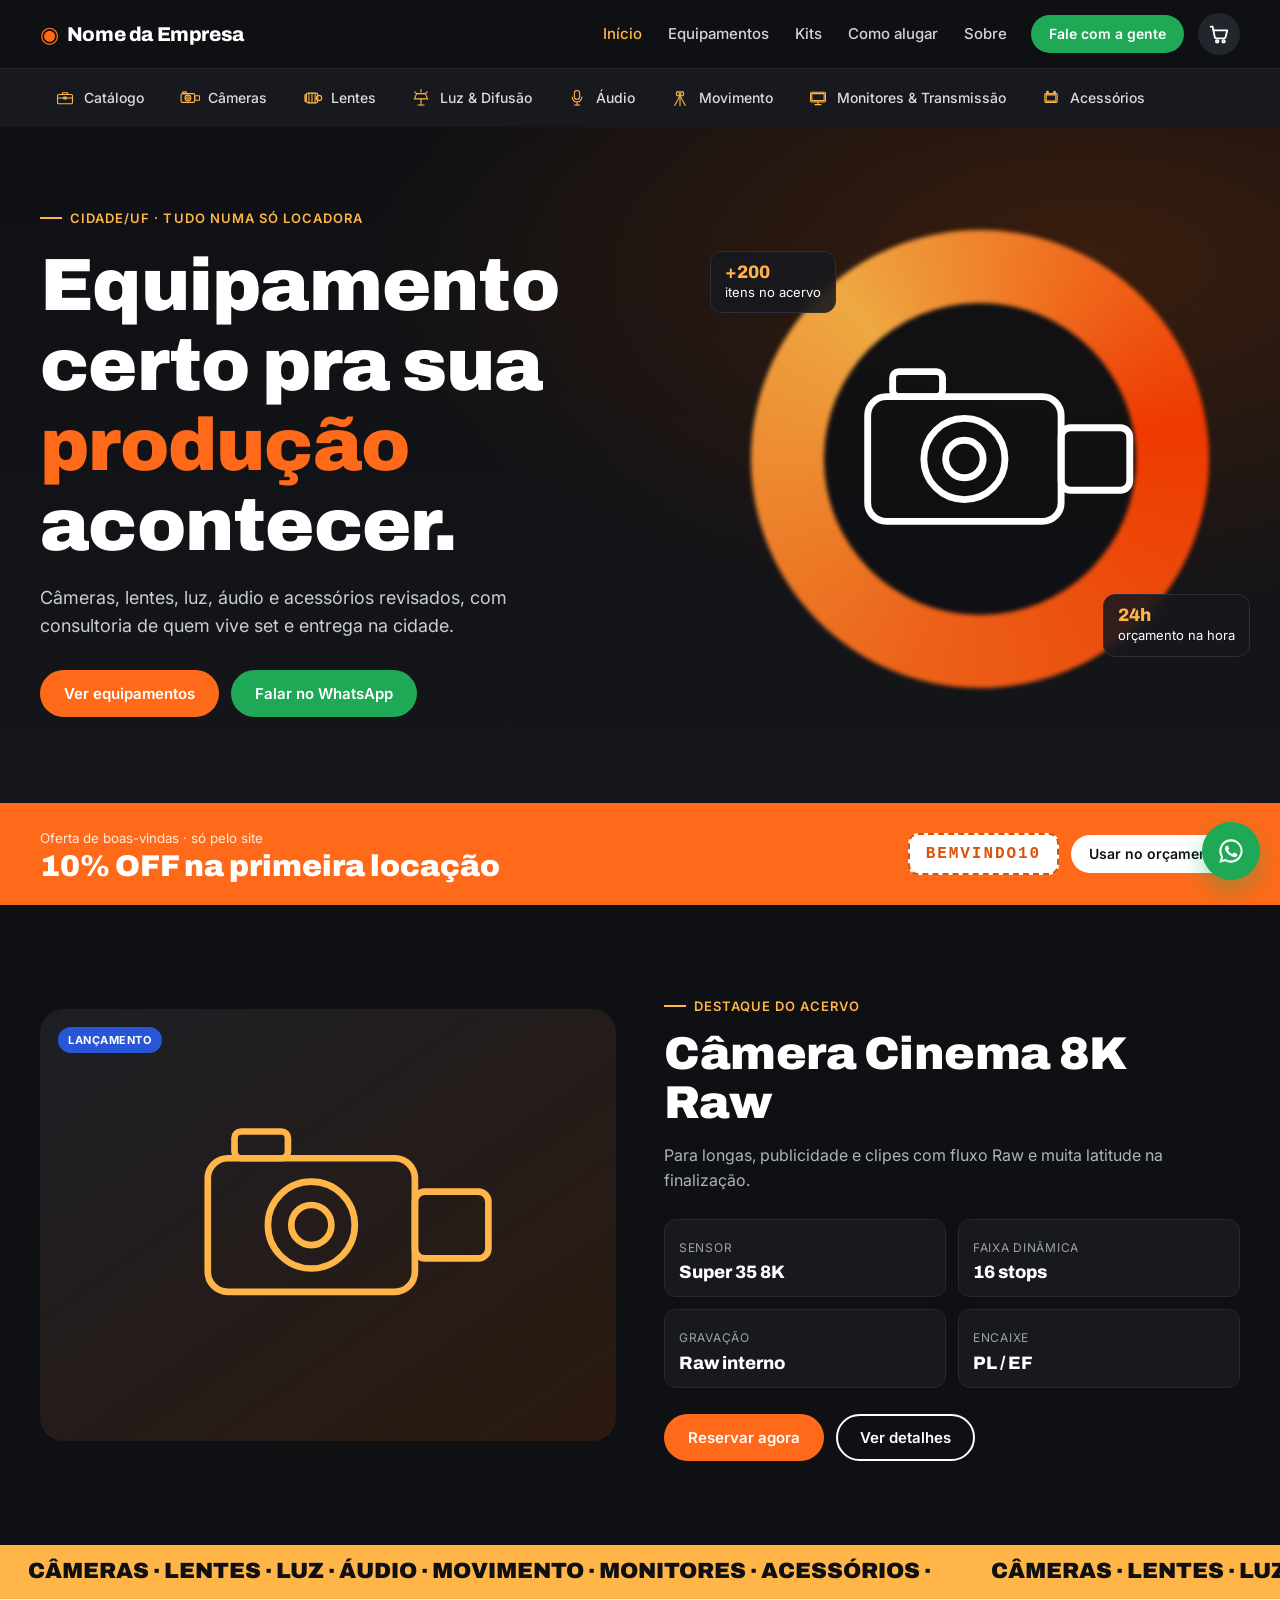
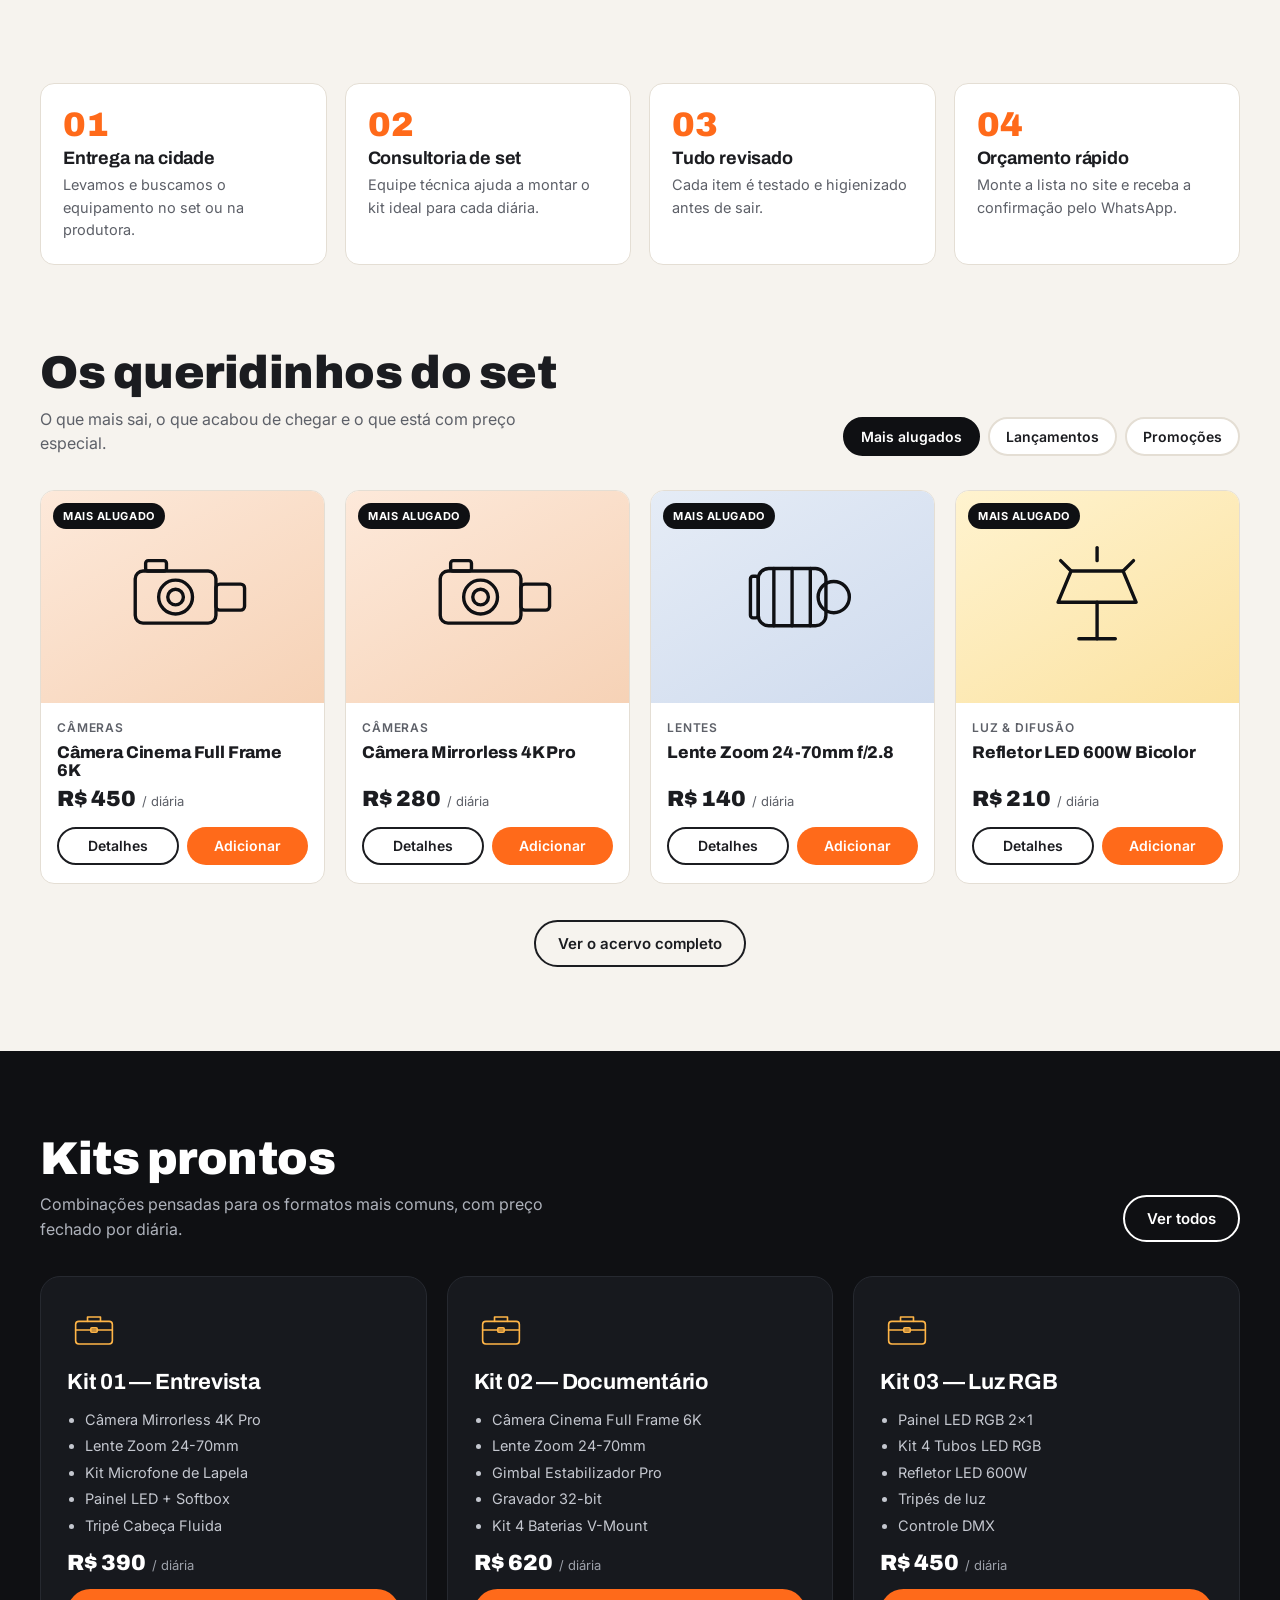
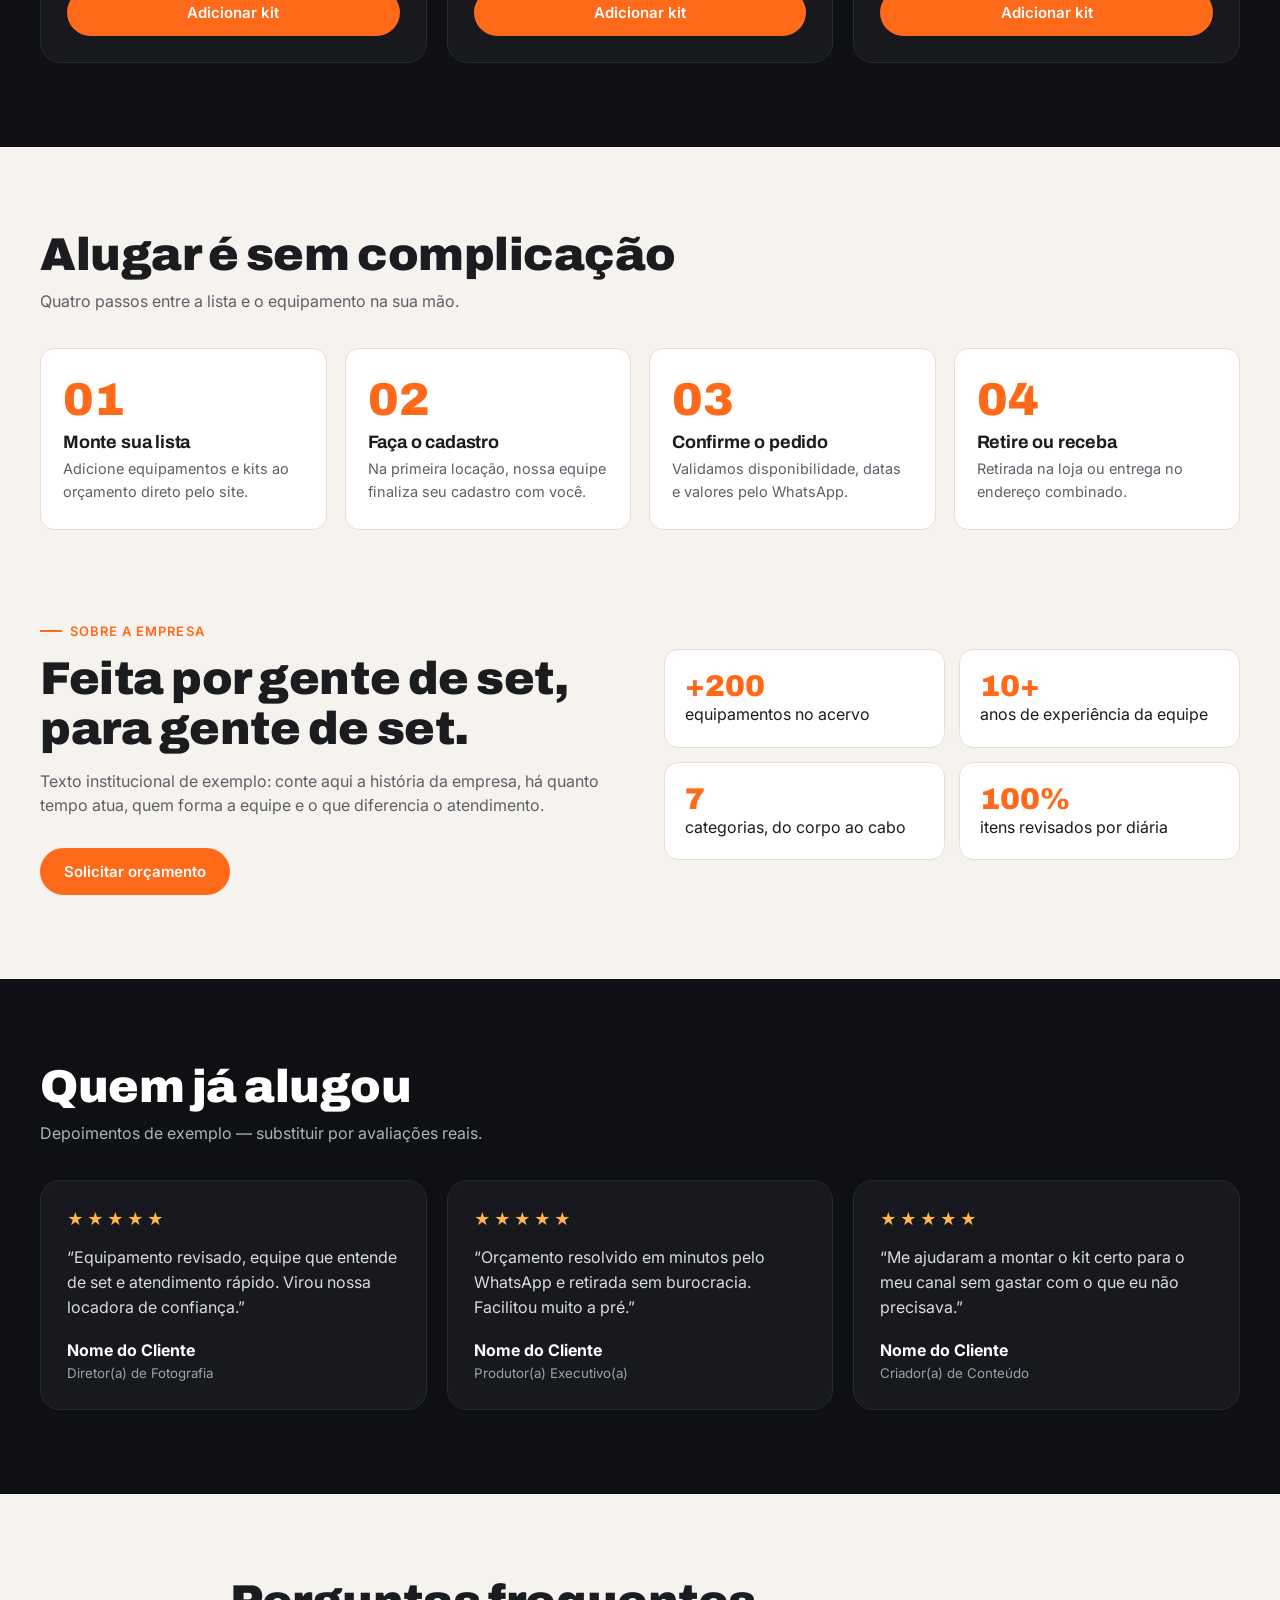
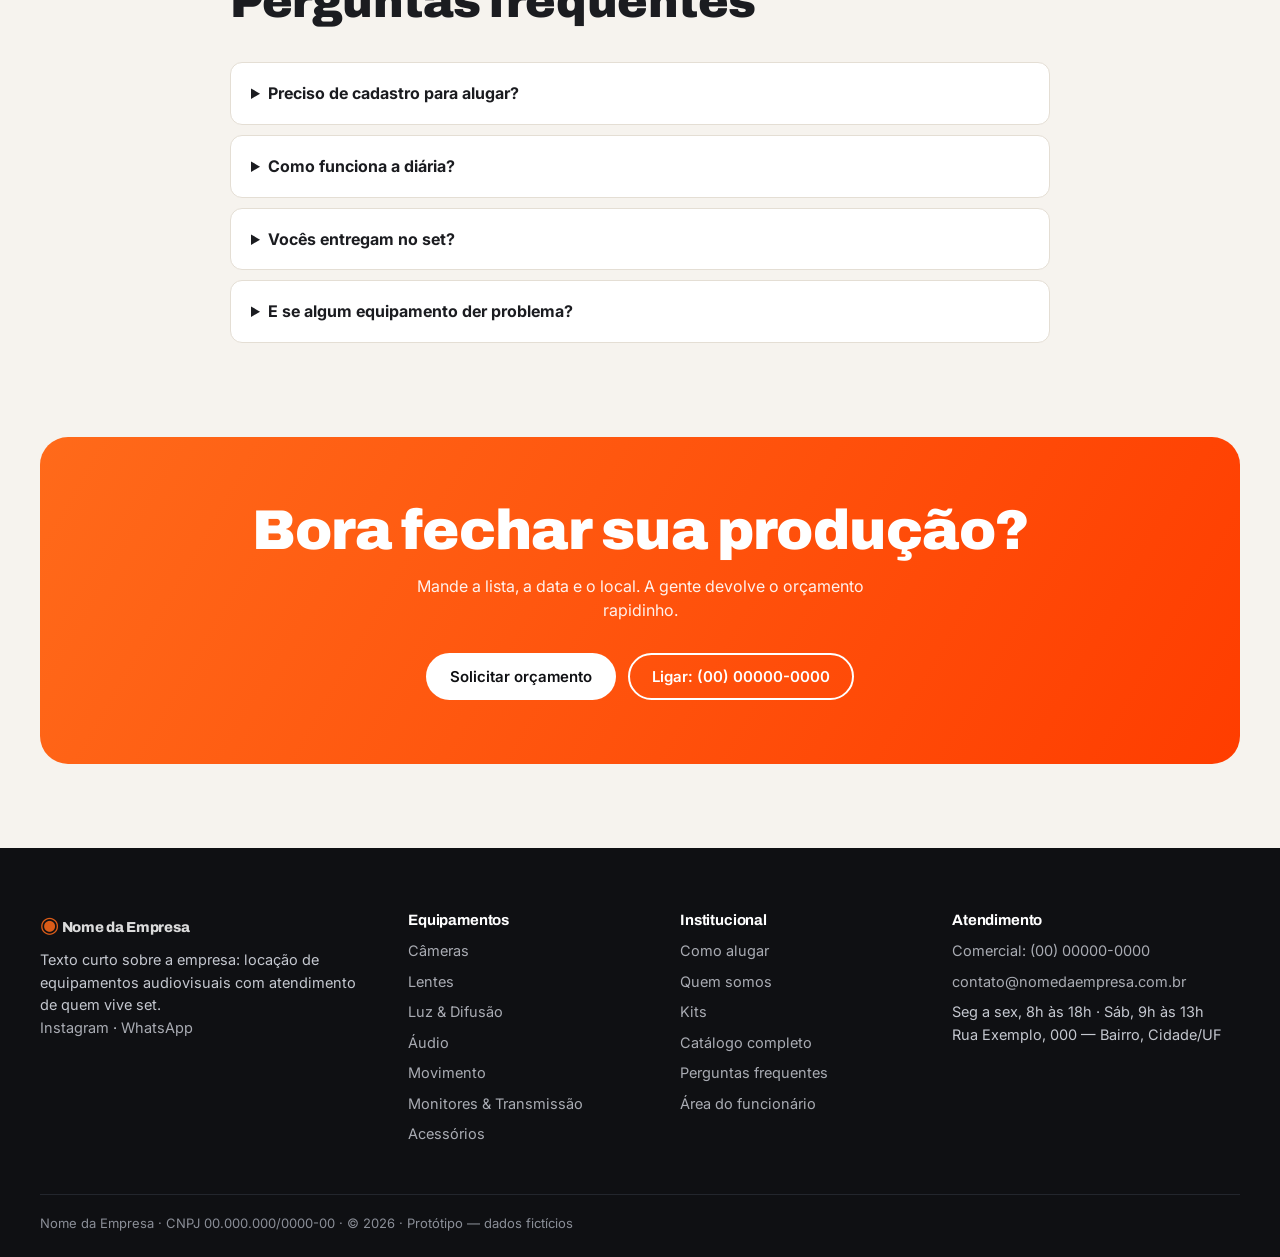
<file: index.html>
<!doctype html>
<html lang="pt-BR">
<head>
<meta charset="utf-8">
<meta name="viewport" content="width=device-width,initial-scale=1">
<title>Nome da Empresa — Locação de Equipamentos</title>
<meta name="description" content="Protótipo de site para locadora de equipamentos audiovisuais: câmeras, lentes, luz, áudio e acessórios.">
<link rel="preconnect" href="https://fonts.googleapis.com"><link rel="preconnect" href="https://fonts.gstatic.com" crossorigin>
<link href="https://fonts.googleapis.com/css2?family=Archivo:wght@700;800;900&family=Inter:wght@400;500;600;700&display=swap" rel="stylesheet">
<link rel="stylesheet" href="assets/css/style.css">
</head>
<body>
<main id="conteudo">

  <section class="hero" style="padding:0">
    <div class="wrap hero-grid">
      <div>
        <span class="olho">Cidade/UF · tudo numa só locadora</span>
        <h1>Equipamento certo pra sua <em>produção</em> acontecer.</h1>
        <p class="lead">Câmeras, lentes, luz, áudio e acessórios revisados, com consultoria de quem vive set e entrega na cidade.</p>
        <div class="hero-ctas">
          <a class="btn btn-primario" href="#vitrine">Ver equipamentos</a>
          <a class="btn btn-wa" data-wa="Olá! Quero um orçamento." target="_blank" rel="noopener">Falar no WhatsApp</a>
        </div>
      </div>
      <div class="hero-arte" aria-hidden="true">
        <div class="disco"></div>
        <div id="hero-ilus"></div>
        <div class="ficha f1"><b>+200</b>itens no acervo</div>
        <div class="ficha f2"><b>24h</b>orçamento na hora</div>
      </div>
    </div>
  </section>

  <div class="cupom">
    <div class="wrap">
      <div><small>Oferta de boas-vindas · só pelo site</small><br><strong>10% OFF na primeira locação</strong></div>
      <div style="display:flex;gap:12px;align-items:center;flex-wrap:wrap">
        <span class="codigo" id="codigo-cupom">BEMVINDO10</span>
        <a class="btn btn-claro btn-p" href="carrinho.html">Usar no orçamento</a>
      </div>
    </div>
  </div>

  <section class="escuro">
    <div class="wrap destaque-grid">
      <div class="destaque-arte" id="destaque-arte"><span class="selo selo-lanc" style="top:18px;left:18px">Lançamento</span></div>
      <div>
        <span class="olho">Destaque do acervo</span>
        <h2 style="font-size:clamp(30px,4vw,46px);font-weight:900;margin:14px 0" id="destaque-nome"></h2>
        <p style="color:#aeb2bb" id="destaque-desc"></p>
        <div class="specs" id="destaque-specs"></div>
        <div class="hero-ctas" style="margin-top:0">
          <button class="btn btn-primario" id="destaque-add">Reservar agora</button>
          <a class="btn btn-linha" style="color:#fff" id="destaque-link">Ver detalhes</a>
        </div>
      </div>
    </div>
  </section>

  <div class="letreiro" aria-hidden="true"><div id="letreiro"></div></div>

  <section>
    <div class="wrap">
      <div class="difs">
        <div class="dif"><div class="num">01</div><h3>Entrega na cidade</h3><p>Levamos e buscamos o equipamento no set ou na produtora.</p></div>
        <div class="dif"><div class="num">02</div><h3>Consultoria de set</h3><p>Equipe técnica ajuda a montar o kit ideal para cada diária.</p></div>
        <div class="dif"><div class="num">03</div><h3>Tudo revisado</h3><p>Cada item é testado e higienizado antes de sair.</p></div>
        <div class="dif"><div class="num">04</div><h3>Orçamento rápido</h3><p>Monte a lista no site e receba a confirmação pelo WhatsApp.</p></div>
      </div>
    </div>
  </section>

  <section id="vitrine" style="padding-top:0">
    <div class="wrap">
      <div class="titulo-sec">
        <div><h2>Os queridinhos do set</h2><p>O que mais sai, o que acabou de chegar e o que está com preço especial.</p></div>
        <div class="abas" role="tablist" aria-label="Vitrine">
          <button class="aba" role="tab" aria-selected="true" data-grupo="mais">Mais alugados</button>
          <button class="aba" role="tab" aria-selected="false" data-grupo="lanc">Lançamentos</button>
          <button class="aba" role="tab" aria-selected="false" data-grupo="promo">Promoções</button>
        </div>
      </div>
      <div class="grade" id="vitrine-grade" role="tabpanel"></div>
      <div class="ver-tudo"><a class="btn btn-linha" href="catalogo.html">Ver o acervo completo</a></div>
    </div>
  </section>

  <section class="escuro" id="kits">
    <div class="wrap">
      <div class="titulo-sec"><div><h2>Kits prontos</h2><p>Combinações pensadas para os formatos mais comuns, com preço fechado por diária.</p></div>
        <a class="btn btn-linha" style="color:#fff" href="catalogo.html">Ver todos</a></div>
      <div class="kits" id="kits-grade"></div>
    </div>
  </section>

  <section id="como-alugar">
    <div class="wrap">
      <div class="titulo-sec"><div><h2>Alugar é sem complicação</h2><p>Quatro passos entre a lista e o equipamento na sua mão.</p></div></div>
      <div class="passos">
        <div class="passo"><h3>Monte sua lista</h3><p>Adicione equipamentos e kits ao orçamento direto pelo site.</p></div>
        <div class="passo"><h3>Faça o cadastro</h3><p>Na primeira locação, nossa equipe finaliza seu cadastro com você.</p></div>
        <div class="passo"><h3>Confirme o pedido</h3><p>Validamos disponibilidade, datas e valores pelo WhatsApp.</p></div>
        <div class="passo"><h3>Retire ou receba</h3><p>Retirada na loja ou entrega no endereço combinado.</p></div>
      </div>
    </div>
  </section>

  <section id="sobre" style="padding-top:0">
    <div class="wrap sobre-grid">
      <div>
        <span class="olho" style="color:var(--acento)">Sobre a empresa</span>
        <h2 style="font-size:clamp(30px,4vw,46px);font-weight:900;margin-top:14px">Feita por gente de set, para gente de set.</h2>
        <p>Texto institucional de exemplo: conte aqui a história da empresa, há quanto tempo atua, quem forma a equipe e o que diferencia o atendimento.</p>
        <div class="hero-ctas"><a class="btn btn-primario" data-wa="Olá! Quero solicitar um orçamento." target="_blank" rel="noopener">Solicitar orçamento</a></div>
      </div>
      <div class="tiles">
        <div class="tile"><b>+200</b>equipamentos no acervo</div>
        <div class="tile"><b>10+</b>anos de experiência da equipe</div>
        <div class="tile"><b>7</b>categorias, do corpo ao cabo</div>
        <div class="tile"><b>100%</b>itens revisados por diária</div>
      </div>
    </div>
  </section>

  <section class="escuro">
    <div class="wrap">
      <div class="titulo-sec"><div><h2>Quem já alugou</h2><p>Depoimentos de exemplo — substituir por avaliações reais.</p></div></div>
      <div class="depos" id="depos"></div>
    </div>
  </section>

  <section id="faq">
    <div class="wrap faq" style="max-width:820px">
      <div class="titulo-sec"><div><h2>Perguntas frequentes</h2></div></div>
      <details><summary>Preciso de cadastro para alugar?</summary><p>Sim. Na primeira locação a equipe solicita documentos e comprovante de endereço para liberar o cadastro.</p></details>
      <details><summary>Como funciona a diária?</summary><p>A diária vale por 24 horas a partir da retirada. Fins de semana podem ter condição especial — consulte.</p></details>
      <details><summary>Vocês entregam no set?</summary><p>Sim, entregamos e buscamos na cidade mediante agendamento. Consulte a taxa para a sua região.</p></details>
      <details><summary>E se algum equipamento der problema?</summary><p>Todos os itens são testados antes de sair. Em caso de falha, fazemos a troca o mais rápido possível.</p></details>
    </div>
  </section>

  <div class="wrap">
    <div class="cta-final">
      <h2>Bora fechar sua produção?</h2>
      <p>Mande a lista, a data e o local. A gente devolve o orçamento rapidinho.</p>
      <div class="hero-ctas" style="justify-content:center">
        <a class="btn btn-claro" data-wa="Olá! Quero fechar uma produção." target="_blank" rel="noopener">Solicitar orçamento</a>
        <a class="btn btn-linha" style="color:#fff" href="tel:+5500000000000">Ligar: (00) 00000-0000</a>
      </div>
    </div>
  </div>

</main>
<script src="assets/js/data.js"></script>
<script src="assets/js/app.js"></script>
<script>
  montarLayout("Início");
  $$("[data-wa]").forEach(a => a.href = waLink(a.dataset.wa));
  $("#codigo-cupom").textContent = EMPRESA.cupom;
  $("#hero-ilus").innerHTML = ilustracao("camera");

  const dest = PRODUTOS.find(p => p.id === "cam-cine-8k");
  $("#destaque-arte").insertAdjacentHTML("beforeend", ilustracao("camera"));
  $("#destaque-nome").textContent = dest.nome;
  $("#destaque-desc").textContent = dest.desc;
  $("#destaque-specs").innerHTML = Object.entries(dest.specs).map(([k, v]) => `<div class="spec"><small>${k}</small><b>${v}</b></div>`).join("");
  $("#destaque-add").onclick = () => Carrinho.adicionar(dest.id);
  $("#destaque-link").href = `produto.html?id=${dest.id}`;

  const frase = "Câmeras · Lentes · Luz · Áudio · Movimento · Monitores · Acessórios · ";
  $("#letreiro").innerHTML = Array(6).fill(`<span>${frase}</span>`).join("");

  function vitrine(grupo) {
    $("#vitrine-grade").innerHTML = PRODUTOS.filter(p => p.grupo.includes(grupo)).slice(0, 4).map(card).join("");
    $$(".aba").forEach(a => a.setAttribute("aria-selected", a.dataset.grupo === grupo));
    ligarBotoes($("#vitrine-grade"));
  }
  $$(".aba").forEach(a => a.onclick = () => vitrine(a.dataset.grupo));
  vitrine("mais");

  $("#kits-grade").innerHTML = KITS.map(k => `<article class="kit">${ilustracao("kit")}<h3>${k.nome}</h3>
    <ul>${k.itens.map(i => `<li>${i}</li>`).join("")}</ul>
    <p class="preco"><strong>${brl(k.preco)}</strong><span>/ diária</span></p>
    <button class="btn btn-primario" data-add="${k.id}" data-tipo="kit">Adicionar kit</button></article>`).join("");
  ligarBotoes($("#kits-grade"));

  $("#depos").innerHTML = DEPOIMENTOS.map(d => `<figure class="depo"><div class="estrelas" aria-label="5 estrelas">★★★★★</div>
    <blockquote>“${d.texto}”</blockquote><figcaption><cite>${d.nome}</cite><small>${d.cargo}</small></figcaption></figure>`).join("");
</script>
</body>
</html>
</file>
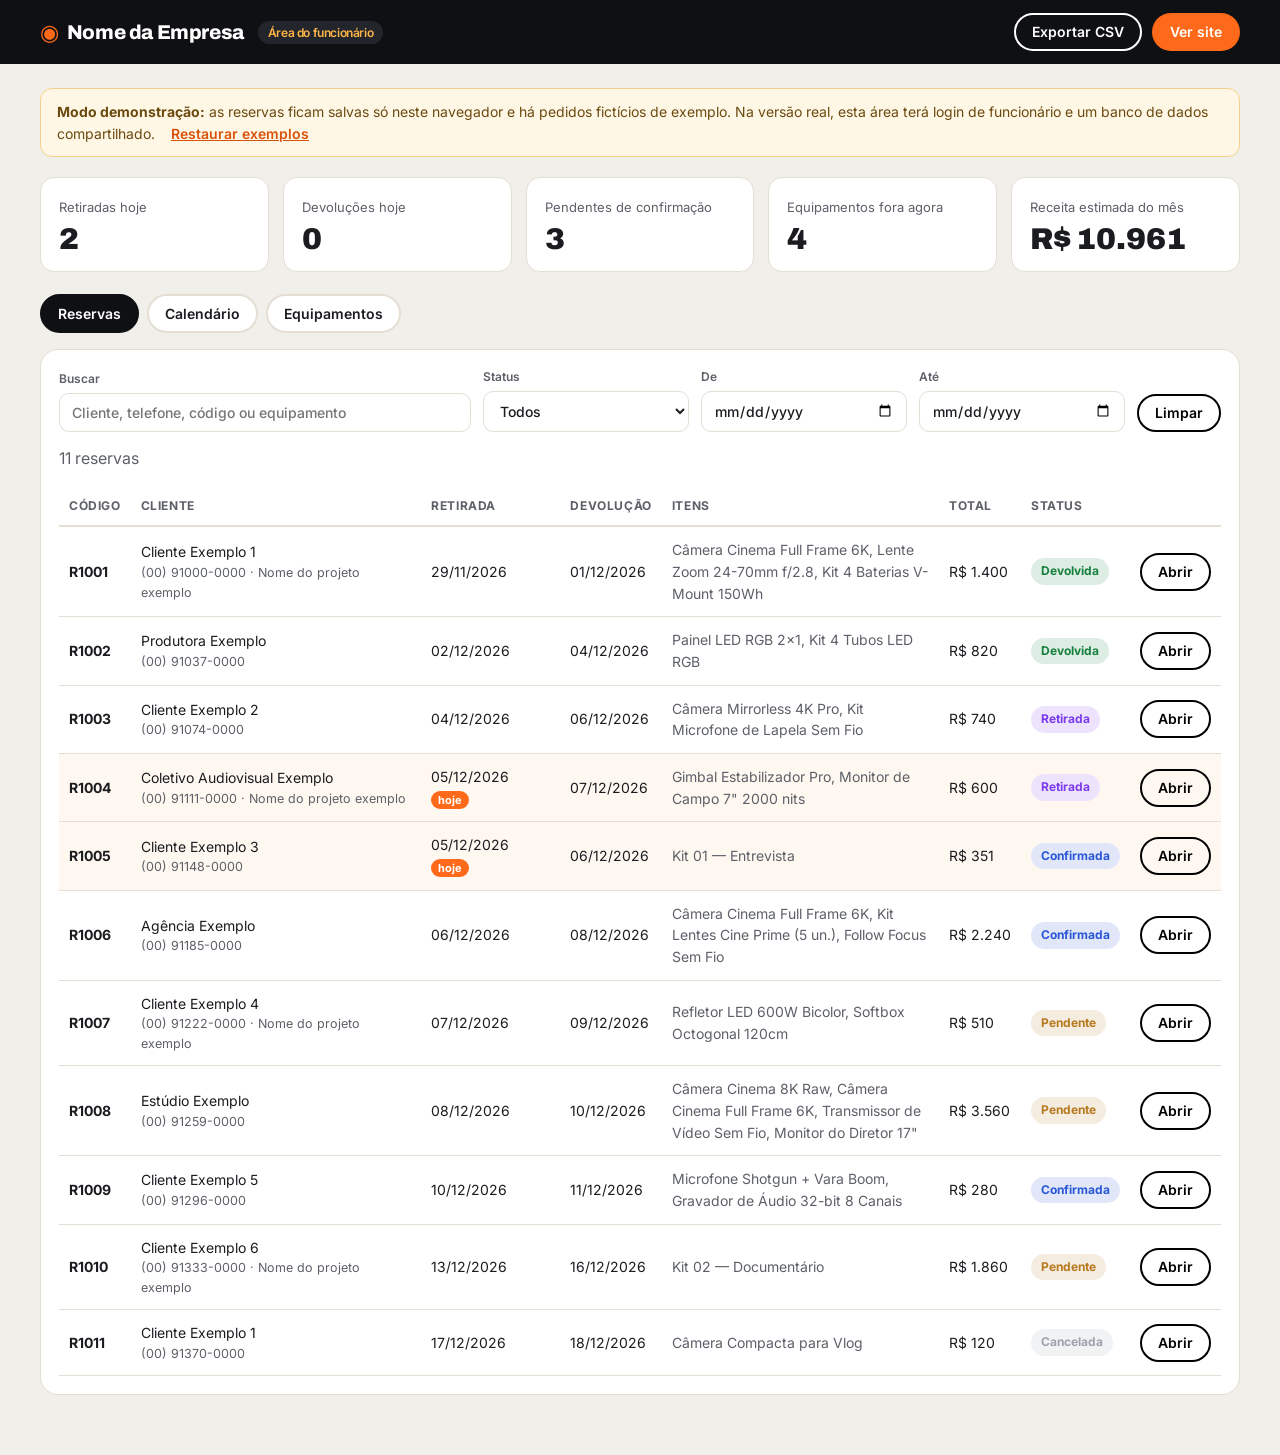
<file: admin.html>
<!doctype html>
<html lang="pt-BR">
<head>
<meta charset="utf-8">
<meta name="viewport" content="width=device-width,initial-scale=1">
<meta name="robots" content="noindex,nofollow">
<title>Área do Funcionário — Nome da Empresa</title>
<link rel="preconnect" href="https://fonts.googleapis.com"><link rel="preconnect" href="https://fonts.gstatic.com" crossorigin>
<link href="https://fonts.googleapis.com/css2?family=Archivo:wght@700;800;900&family=Inter:wght@400;500;600;700&display=swap" rel="stylesheet">
<link rel="stylesheet" href="assets/css/style.css">
</head>
<body class="adm">
<header class="adm-topo">
  <div class="wrap adm-topo-linha">
    <a class="marca" href="admin.html"><span class="marca-sel">◉</span> <span id="nome-emp">Nome da Empresa</span> <small class="adm-tag">Área do funcionário</small></a>
    <div class="adm-acoes">
      <button class="btn btn-linha btn-p" id="exportar">Exportar CSV</button>
      <a class="btn btn-primario btn-p" href="index.html" target="_blank" rel="noopener">Ver site</a>
    </div>
  </div>
</header>

<main id="conteudo" class="wrap adm-main">
  <div class="adm-aviso" role="note">
    <strong>Modo demonstração:</strong> as reservas ficam salvas só neste navegador e há pedidos fictícios de exemplo.
    Na versão real, esta área terá login de funcionário e um banco de dados compartilhado.
    <button class="link-btn" id="restaurar">Restaurar exemplos</button>
  </div>

  <section class="adm-kpis" aria-label="Resumo">
    <div class="kpi"><small>Retiradas hoje</small><b id="k-ret">0</b></div>
    <div class="kpi"><small>Devoluções hoje</small><b id="k-dev">0</b></div>
    <div class="kpi"><small>Pendentes de confirmação</small><b id="k-pen">0</b></div>
    <div class="kpi"><small>Equipamentos fora agora</small><b id="k-fora">0</b></div>
    <div class="kpi"><small>Receita estimada do mês</small><b id="k-rec">R$ 0</b></div>
  </section>

  <div class="abas adm-abas" role="tablist">
    <button class="aba" role="tab" aria-selected="true" data-aba="lista">Reservas</button>
    <button class="aba" role="tab" aria-selected="false" data-aba="cal">Calendário</button>
    <button class="aba" role="tab" aria-selected="false" data-aba="equip">Equipamentos</button>
  </div>

  <!-- LISTA -->
  <section class="adm-painel" id="aba-lista">
    <form class="adm-filtros" onsubmit="return false">
      <div><label for="f-q">Buscar</label><input id="f-q" type="search" placeholder="Cliente, telefone, código ou equipamento"></div>
      <div><label for="f-st">Status</label><select id="f-st"><option value="">Todos</option></select></div>
      <div><label for="f-de">De</label><input id="f-de" type="date"></div>
      <div><label for="f-ate">Até</label><input id="f-ate" type="date"></div>
      <div class="f-limpar"><button class="btn btn-linha btn-p" type="button" id="limpar">Limpar</button></div>
    </form>
    <p class="resultado" id="res-lista" aria-live="polite"></p>
    <div class="tabela-wrap">
      <table class="adm-tabela">
        <thead><tr><th>Código</th><th>Cliente</th><th>Retirada</th><th>Devolução</th><th>Itens</th><th>Total</th><th>Status</th><th></th></tr></thead>
        <tbody id="tb"></tbody>
      </table>
    </div>
  </section>

  <!-- CALENDARIO -->
  <section class="adm-painel" id="aba-cal" hidden>
    <div class="cal-nav">
      <button class="btn btn-linha btn-p" id="cal-ant" aria-label="Mês anterior">‹</button>
      <h2 id="cal-titulo"></h2>
      <button class="btn btn-linha btn-p" id="cal-prox" aria-label="Próximo mês">›</button>
      <span class="cal-leg"><i class="dot ret"></i> retirada <i class="dot dev"></i> devolução <i class="dot uso"></i> em uso</span>
    </div>
    <div class="cal-grade" id="cal"></div>
  </section>

  <!-- EQUIPAMENTOS -->
  <section class="adm-painel" id="aba-equip" hidden>
    <p class="resultado">Considera 1 unidade de cada equipamento no acervo. Conflito = mesmo item reservado em datas sobrepostas.</p>
    <div class="tabela-wrap">
      <table class="adm-tabela">
        <thead><tr><th>Equipamento</th><th>Categoria</th><th>Situação agora</th><th>Próximas reservas</th><th>Alerta</th></tr></thead>
        <tbody id="tb-eq"></tbody>
      </table>
    </div>
  </section>
</main>

<dialog id="detalhe" class="adm-modal" aria-labelledby="det-titulo"></dialog>

<script src="assets/js/data.js"></script>
<script src="assets/js/app.js"></script>
<script src="assets/js/reservas.js"></script>
<script>
  const HOJE = dataISO(new Date());
  $("#nome-emp").textContent = EMPRESA.nome;
  Reservas.semearDemo();
  $("#f-st").insertAdjacentHTML("beforeend", Object.entries(STATUS).map(([k, v]) => `<option value="${k}">${v.rotulo}</option>`).join(""));
  const selo = st => `<span class="st" style="--c:${STATUS[st].cor}">${STATUS[st].rotulo}</span>`;
  const ativa = r => r.status !== "cancelada";
  const cobre = (r, dia) => r.retirada <= dia && dia <= r.devolucao;
  const resumoItens = r => r.itens.map(i => `${i.qtd > 1 ? i.qtd + "× " : ""}${nomeItem(i)}`).join(", ");

  /* ---------- KPIs ---------- */
  function kpis() {
    const l = Reservas.listar().filter(ativa), mes = HOJE.slice(0, 7);
    $("#k-ret").textContent = l.filter(r => r.retirada === HOJE).length;
    $("#k-dev").textContent = l.filter(r => r.devolucao === HOJE).length;
    $("#k-pen").textContent = l.filter(r => r.status === "pendente").length;
    $("#k-fora").textContent = l.filter(r => r.status === "retirada").reduce((s, r) => s + r.itens.reduce((a, i) => a + i.qtd, 0), 0);
    $("#k-rec").textContent = brl(l.filter(r => r.retirada.slice(0, 7) === mes).reduce((s, r) => s + r.total, 0));
  }

  /* ---------- LISTA ---------- */
  const norm = s => String(s).normalize("NFD").replace(/[̀-ͯ]/g, "").toLowerCase();
  function lista() {
    const q = norm($("#f-q").value.trim()), st = $("#f-st").value, de = $("#f-de").value, ate = $("#f-ate").value;
    let l = Reservas.listar().filter(r => (!st || r.status === st) &&
      (!de || r.devolucao >= de) && (!ate || r.retirada <= ate) &&
      (!q || norm(`${r.codigo} ${r.cliente.nome} ${r.cliente.telefone} ${r.cliente.producao} ${resumoItens(r)}`).includes(q)));
    l.sort((a, b) => a.retirada.localeCompare(b.retirada) || a.codigo.localeCompare(b.codigo));
    $("#res-lista").textContent = `${l.length} reserva${l.length === 1 ? "" : "s"}`;
    $("#tb").innerHTML = l.length ? l.map(r => `<tr class="${r.retirada === HOJE || r.devolucao === HOJE ? "hoje" : ""}">
      <td><b>${esc(r.codigo)}</b></td>
      <td>${esc(r.cliente.nome)}<small>${esc(r.cliente.telefone)}${r.cliente.producao ? " · " + esc(r.cliente.producao) : ""}</small></td>
      <td>${dataBR(r.retirada)}${r.retirada === HOJE ? ' <em class="tag-hoje">hoje</em>' : ""}</td>
      <td>${dataBR(r.devolucao)}${r.devolucao === HOJE ? ' <em class="tag-hoje">hoje</em>' : ""}</td>
      <td class="itens-cel">${esc(resumoItens(r))}</td>
      <td>${brl(r.total)}</td><td>${selo(r.status)}</td>
      <td><button class="btn btn-linha btn-p" data-ver="${r.id}">Abrir</button></td></tr>`).join("")
      : `<tr><td colspan="8" class="vazio">Nenhuma reserva com esses filtros.</td></tr>`;
    $$("[data-ver]").forEach(b => b.onclick = () => abrir(b.dataset.ver));
  }
  ["#f-q", "#f-st", "#f-de", "#f-ate"].forEach(s => $(s).addEventListener("input", lista));
  $("#limpar").onclick = () => { ["#f-q", "#f-st", "#f-de", "#f-ate"].forEach(s => $(s).value = ""); lista(); };

  /* ---------- DETALHE ---------- */
  function abrir(id) {
    const r = Reservas.listar().find(x => x.id === id); if (!r) return;
    const tel = r.cliente.telefone.replace(/\D/g, ""), dias = diasEntre(r.retirada, r.devolucao);
    const d = $("#detalhe");
    d.innerHTML = `<form method="dialog" class="modal-fechar"><button aria-label="Fechar">✕</button></form>
      <span class="card-cat">Pedido ${esc(r.codigo)} · criado em ${new Date(r.criadoEm).toLocaleDateString("pt-BR")}</span>
      <h2 id="det-titulo">${esc(r.cliente.nome)}</h2>
      <p class="det-sub">${esc(r.cliente.telefone)}${r.cliente.producao ? " · " + esc(r.cliente.producao) : ""}</p>
      <div class="det-grid">
        <div><small>Retirada</small><b>${dataBR(r.retirada)}</b></div>
        <div><small>Devolução</small><b>${dataBR(r.devolucao)}</b></div>
        <div><small>Diárias</small><b>${dias}</b></div>
        <div><small>Total estimado</small><b>${brl(r.total)}</b></div>
      </div>
      <h3>Equipamentos</h3>
      <ul class="det-itens">${r.itens.map(i => `<li><span>${i.qtd}× ${esc(nomeItem(i))}</span><span>${brl(((i.tipo === "kit" ? KITS : PRODUTOS).find(x => x.id === i.id)?.preco || 0))}/diária</span></li>`).join("")}</ul>
      ${r.cupom ? `<p class="det-sub">Cupom aplicado: <b>${esc(r.cupom)}</b></p>` : ""}
      ${r.obs ? `<p class="det-obs"><b>Obs.:</b> ${esc(r.obs)}</p>` : ""}
      <label for="det-st">Status</label>
      <select id="det-st">${Object.entries(STATUS).map(([k, v]) => `<option value="${k}" ${k === r.status ? "selected" : ""}>${v.rotulo}</option>`).join("")}</select>
      <label for="det-nota">Anotação interna</label>
      <textarea id="det-nota" rows="2" placeholder="Ex.: caução recebida, entrega às 7h…">${esc(r.nota || "")}</textarea>
      <div class="det-acoes">
        <button class="btn btn-primario" id="det-salvar">Salvar</button>
        ${tel.length >= 10 ? `<a class="btn btn-wa" target="_blank" rel="noopener" href="https://wa.me/55${tel}?text=${encodeURIComponent(`Olá, ${r.cliente.nome}! Sobre o seu pedido ${r.codigo} na ${EMPRESA.nome}:`)}">WhatsApp do cliente</a>` : ""}
        <button class="btn btn-linha" id="det-excluir" style="color:#b03a22">Excluir</button>
      </div>`;
    d.showModal();
    $("#det-salvar").onclick = () => { Reservas.atualizar(r.id, { status: $("#det-st").value, nota: $("#det-nota").value.trim() }); d.close(); tudo(); avisar("Reserva atualizada"); };
    $("#det-excluir").onclick = () => { if (confirm(`Excluir o pedido ${r.codigo}? Isso não pode ser desfeito.`)) { Reservas.remover(r.id); d.close(); tudo(); avisar("Reserva excluída"); } };
  }
  $("#detalhe").addEventListener("click", e => { if (e.target.id === "detalhe") e.target.close(); });

  /* ---------- CALENDARIO ---------- */
  let mesCal = new Date(); mesCal.setDate(1);
  function calendario() {
    const ano = mesCal.getFullYear(), mes = mesCal.getMonth();
    { const t = mesCal.toLocaleDateString("pt-BR", { month: "long", year: "numeric" }); $("#cal-titulo").textContent = t.charAt(0).toUpperCase() + t.slice(1); }
    const ini = new Date(ano, mes, 1), offset = ini.getDay(), nd = new Date(ano, mes + 1, 0).getDate();
    const l = Reservas.listar().filter(ativa);
    let html = ["Dom", "Seg", "Ter", "Qua", "Qui", "Sex", "Sáb"].map(d => `<div class="cal-cab">${d}</div>`).join("");
    for (let i = 0; i < offset; i++) html += `<div class="cal-dia vazio-dia"></div>`;
    for (let dd = 1; dd <= nd; dd++) {
      const dia = dataISO(new Date(ano, mes, dd));
      const doDia = l.filter(r => cobre(r, dia));
      const chips = doDia.slice(0, 4).map(r => {
        const tipo = r.retirada === dia ? "ret" : r.devolucao === dia ? "dev" : "uso";
        return `<button class="chip ${tipo}" data-ver="${r.id}" title="${esc(r.cliente.nome)} — ${esc(resumoItens(r))}">${tipo === "ret" ? "↑" : tipo === "dev" ? "↓" : "•"} ${esc(r.codigo)} ${esc(r.cliente.nome.split(" ")[0])}</button>`;
      }).join("") + (doDia.length > 4 ? `<span class="mais">+${doDia.length - 4}</span>` : "");
      html += `<div class="cal-dia ${dia === HOJE ? "hoje" : ""}"><button class="cal-num" data-dia="${dia}" aria-label="Ver reservas de ${dataBR(dia)}">${dd}</button>${chips}</div>`;
    }
    $("#cal").innerHTML = html;
    $$("#cal [data-ver]").forEach(b => b.onclick = () => abrir(b.dataset.ver));
    $$("#cal [data-dia]").forEach(b => b.onclick = () => { $("#f-de").value = b.dataset.dia; $("#f-ate").value = b.dataset.dia; trocarAba("lista"); lista(); });
  }
  $("#cal-ant").onclick = () => { mesCal.setMonth(mesCal.getMonth() - 1); calendario(); };
  $("#cal-prox").onclick = () => { mesCal.setMonth(mesCal.getMonth() + 1); calendario(); };

  /* ---------- EQUIPAMENTOS ---------- */
  function equipamentos() {
    const l = Reservas.listar().filter(ativa);
    const usos = id => l.filter(r => r.itens.some(i => i.id === id));   // kits ainda nao detalham itens por id
    $("#tb-eq").innerHTML = PRODUTOS.map(p => {
      const u = usos(p.id).sort((a, b) => a.retirada.localeCompare(b.retirada));
      const agora = u.find(r => r.status === "retirada");
      const futuras = u.filter(r => r.devolucao >= HOJE && r.status !== "devolvida");
      const conflito = futuras.some((a, i) => futuras.some((b, j) => j > i && a.retirada <= b.devolucao && b.retirada <= a.devolucao));
      return `<tr class="${conflito ? "conflito" : ""}"><td><b>${esc(p.nome)}</b></td><td>${catNome(p.cat)}</td>
        <td>${agora ? `<span class="st" style="--c:${STATUS.retirada.cor}">Fora · ${esc(agora.codigo)} até ${dataBR(agora.devolucao)}</span>` : '<span class="st" style="--c:#15803d">Disponível</span>'}</td>
        <td>${futuras.length ? futuras.slice(0, 3).map(r => `<button class="chip uso" data-ver="${r.id}">${dataBR(r.retirada).slice(0, 5)}–${dataBR(r.devolucao).slice(0, 5)} · ${esc(r.codigo)}</button>`).join(" ") : "—"}</td>
        <td>${conflito ? "⚠️ Datas sobrepostas" : ""}</td></tr>`;
    }).join("");
    $$("#tb-eq [data-ver]").forEach(b => b.onclick = () => abrir(b.dataset.ver));
  }

  /* ---------- abas / exportar ---------- */
  function trocarAba(a) {
    $$(".adm-abas .aba").forEach(b => b.setAttribute("aria-selected", b.dataset.aba === a));
    ["lista", "cal", "equip"].forEach(x => $("#aba-" + x).hidden = x !== a);
  }
  $$(".adm-abas .aba").forEach(b => b.onclick = () => trocarAba(b.dataset.aba));
  $("#exportar").onclick = () => {
    const linhas = [["Código", "Status", "Cliente", "Telefone", "Produção", "Retirada", "Devolução", "Itens", "Total", "Cupom", "Obs", "Anotação"]];
    Reservas.listar().forEach(r => linhas.push([r.codigo, STATUS[r.status].rotulo, r.cliente.nome, r.cliente.telefone, r.cliente.producao, dataBR(r.retirada), dataBR(r.devolucao), resumoItens(r), r.total.toFixed(2).replace(".", ","), r.cupom, r.obs, r.nota || ""]));
    const csv = "﻿" + linhas.map(l => l.map(c => `"${String(c ?? "").replace(/"/g, '""')}"`).join(";")).join("\r\n");
    const a = document.createElement("a"); a.href = URL.createObjectURL(new Blob([csv], { type: "text/csv;charset=utf-8" }));
    a.download = `reservas_${HOJE}.csv`; a.click(); URL.revokeObjectURL(a.href);
  };
  $("#restaurar").onclick = () => { if (confirm("Substituir as reservas deste navegador pelos exemplos?")) { Reservas.semearDemo(true); tudo(); } };
  function tudo() { kpis(); lista(); calendario(); equipamentos(); }
  tudo();
  if (["#cal", "#equip"].includes(location.hash)) trocarAba(location.hash.slice(1));
</script>
</body>
</html>
</file>
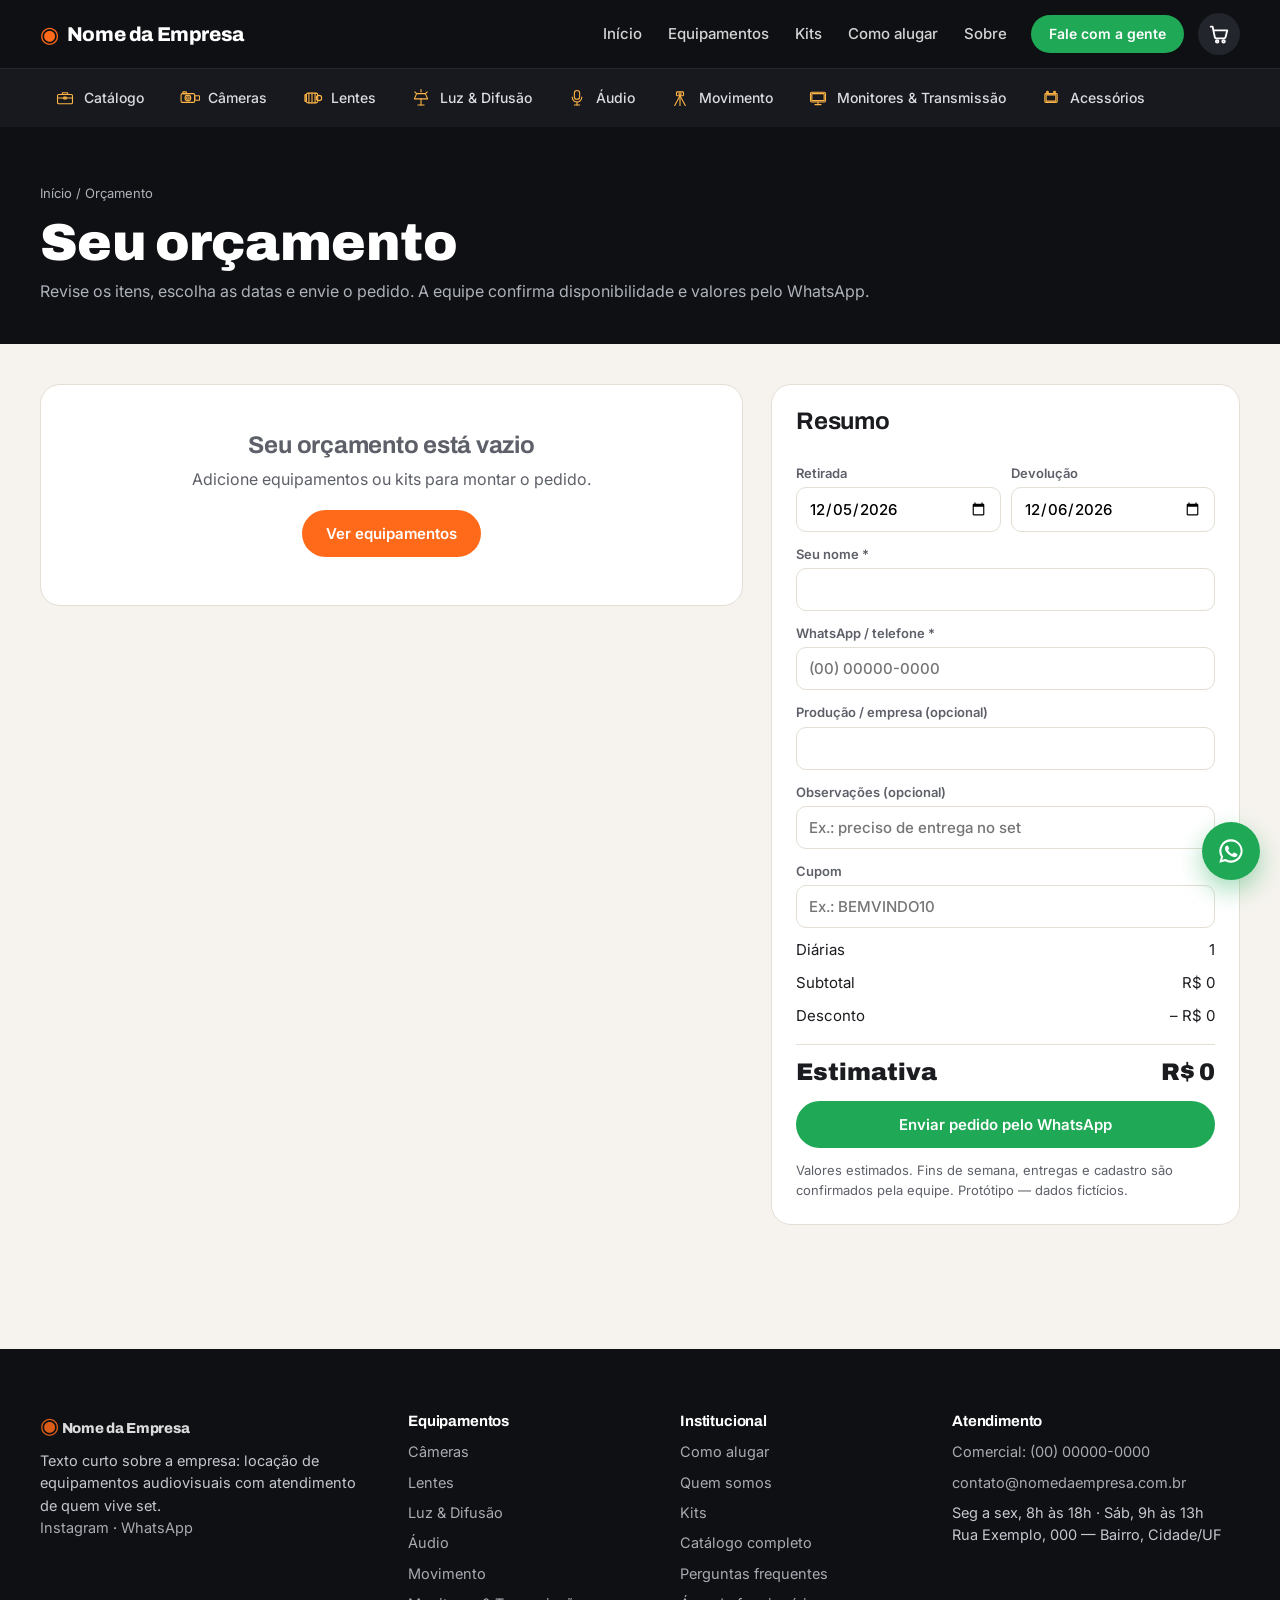
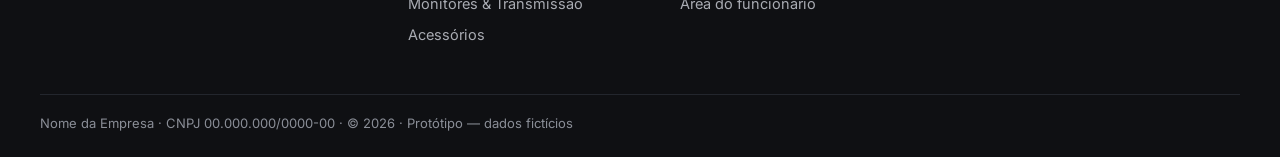
<file: carrinho.html>
<!doctype html>
<html lang="pt-BR">
<head>
<meta charset="utf-8">
<meta name="viewport" content="width=device-width,initial-scale=1">
<title>Orçamento — Nome da Empresa</title>
<link rel="preconnect" href="https://fonts.googleapis.com"><link rel="preconnect" href="https://fonts.gstatic.com" crossorigin>
<link href="https://fonts.googleapis.com/css2?family=Archivo:wght@700;800;900&family=Inter:wght@400;500;600;700&display=swap" rel="stylesheet">
<link rel="stylesheet" href="assets/css/style.css">
</head>
<body>
<main id="conteudo">
  <div class="pagina-topo"><div class="wrap">
    <p class="migalha"><a href="index.html">Início</a> / Orçamento</p>
    <h1>Seu orçamento</h1>
    <p>Revise os itens, escolha as datas e envie o pedido. A equipe confirma disponibilidade e valores pelo WhatsApp.</p>
  </div></div>
  <div class="wrap carr-grid">
    <div id="itens"></div>
    <aside class="resumo" aria-labelledby="resumo-t">
      <h2 id="resumo-t">Resumo</h2>
      <div class="datas">
        <div><label for="retirada">Retirada</label><input type="date" id="retirada"></div>
        <div><label for="devolucao">Devolução</label><input type="date" id="devolucao"></div>
      </div>
      <label for="c-nome">Seu nome *</label><input id="c-nome" autocomplete="name" required>
      <label for="c-tel">WhatsApp / telefone *</label><input id="c-tel" type="tel" autocomplete="tel" placeholder="(00) 00000-0000" required>
      <label for="c-prod">Produção / empresa (opcional)</label><input id="c-prod" autocomplete="organization">
      <label for="c-obs">Observações (opcional)</label><input id="c-obs" placeholder="Ex.: preciso de entrega no set">
      <label for="cupom">Cupom</label><input id="cupom" placeholder="Ex.: BEMVINDO10" autocomplete="off">
      <div class="linha-total"><span>Diárias</span><span id="t-dias">1</span></div>
      <div class="linha-total"><span>Subtotal</span><span id="t-sub">R$ 0</span></div>
      <div class="linha-total" id="linha-desc" hidden><span>Desconto</span><span id="t-desc">– R$ 0</span></div>
      <div class="linha-total grande"><span>Estimativa</span><span id="t-total">R$ 0</span></div>
      <button class="btn btn-wa" id="enviar">Enviar pedido pelo WhatsApp</button>
      <p class="nota">Valores estimados. Fins de semana, entregas e cadastro são confirmados pela equipe. Protótipo — dados fictícios.</p>
    </aside>
  </div>
</main>
<script src="assets/js/data.js"></script>
<script src="assets/js/app.js"></script>
<script src="assets/js/reservas.js"></script>
<script>
  montarLayout("");
  const hoje = new Date(); const iso = d => { const x = new Date(d); x.setMinutes(x.getMinutes() - x.getTimezoneOffset()); return x.toISOString().slice(0, 10); };
  const amanha = new Date(hoje.getTime() + 864e5);
  $("#retirada").value = iso(hoje); $("#devolucao").value = iso(amanha); $("#retirada").min = iso(hoje);
  function dias() {
    const a = new Date($("#retirada").value), b = new Date($("#devolucao").value);
    return Math.max(1, Math.round((b - a) / 864e5) || 1);
  }
  function render() {
    const itens = Carrinho.ler();
    if (!itens.length) {
      $("#itens").innerHTML = `<div class="vazio" style="background:#fff;border:1px solid var(--linha);border-radius:20px">
        <h2 style="margin-bottom:8px">Seu orçamento está vazio</h2><p>Adicione equipamentos ou kits para montar o pedido.</p>
        <p style="margin-top:18px"><a class="btn btn-primario" href="catalogo.html">Ver equipamentos</a></p></div>`;
    } else {
      $("#itens").innerHTML = itens.map(i => {
        const x = itemInfo(i); if (!x) return "";
        const icone = i.tipo === "kit" ? "kit" : iconeProduto(x), cat = i.tipo === "kit" ? "" : `cat-${x.cat}`;
        return `<div class="item"><div class="item-img ${cat || "cat-acessorios"}">${ilustracao(icone)}</div>
          <div><h3>${x.nome}</h3><small>${brl(x.preco)} / diária${i.tipo === "kit" ? " · kit" : ""}</small><br>
            <button class="remover" data-rem="${i.id}">Remover</button></div>
          <div class="qtd" aria-label="Quantidade"><button data-menos="${i.id}" aria-label="Diminuir">−</button><span>${i.qtd}</span><button data-mais="${i.id}" aria-label="Aumentar">+</button></div></div>`;
      }).join("");
    }
    $$("[data-rem]").forEach(b => b.onclick = () => { Carrinho.remover(b.dataset.rem); render(); });
    $$("[data-mais]").forEach(b => b.onclick = () => { const it = Carrinho.ler().find(i => i.id === b.dataset.mais); Carrinho.qtd(it.id, it.qtd + 1); render(); });
    $$("[data-menos]").forEach(b => b.onclick = () => { const it = Carrinho.ler().find(i => i.id === b.dataset.menos); Carrinho.qtd(it.id, it.qtd - 1); render(); });
    totais();
  }
  function totais() {
    const d = dias(), sub = Carrinho.ler().reduce((s, i) => { const x = itemInfo(i); return s + (x ? x.preco * i.qtd * d : 0); }, 0);
    const okCupom = $("#cupom").value.trim().toUpperCase() === EMPRESA.cupom, desc = okCupom ? sub * EMPRESA.desconto : 0;
    $("#t-dias").textContent = d; $("#t-sub").textContent = brl(sub); $("#linha-desc").hidden = !okCupom;
    $("#t-desc").textContent = "– " + brl(desc); $("#t-total").textContent = brl(sub - desc);
    return { d, sub, desc, okCupom };
  }
  ["#retirada", "#devolucao", "#cupom"].forEach(s => $(s).addEventListener("input", totais));
  $("#enviar").onclick = () => {
    const itens = Carrinho.ler(); if (!itens.length) { avisar("Adicione itens ao orçamento"); return; }
    const nome = $("#c-nome").value.trim(), tel = $("#c-tel").value.trim();
    if (!nome || tel.replace(/\D/g, "").length < 10) { avisar("Preencha nome e telefone com DDD"); (!nome ? $("#c-nome") : $("#c-tel")).focus(); return; }
    if ($("#devolucao").value < $("#retirada").value) { avisar("A devolução precisa ser depois da retirada"); $("#devolucao").focus(); return; }
    const t = totais(), fmt = s => s.split("-").reverse().join("/");
    // registra a reserva (protótipo: no navegador; versão real: no banco de dados)
    const r = Reservas.criar({ cliente: { nome, telefone: tel, producao: $("#c-prod").value.trim() }, obs: $("#c-obs").value.trim(),
      retirada: $("#retirada").value, devolucao: $("#devolucao").value, itens, cupom: t.okCupom ? EMPRESA.cupom : "", total: t.sub - t.desc });
    const linhas = itens.map(i => { const x = itemInfo(i); return `• ${i.qtd}x ${x.nome} (${brl(x.preco)}/diária)`; });
    const msg = `Olá! Sou ${nome} e fiz o pedido ${r.codigo} pelo site:\n\n${linhas.join("\n")}\n\nRetirada: ${fmt(r.retirada)}\nDevolução: ${fmt(r.devolucao)} (${t.d} diária${t.d > 1 ? "s" : ""})\n` +
      (t.okCupom ? `Cupom: ${EMPRESA.cupom}\n` : "") + `Estimativa: ${brl(r.total)}` + (r.obs ? `\nObs.: ${r.obs}` : "");
    window.open(waLink(msg), "_blank", "noopener");
    Carrinho.salvar([]);
    $("#itens").innerHTML = `<div class="vazio" style="background:#fff;border:1px solid var(--linha);border-radius:20px">
      <h2 style="margin-bottom:8px">Pedido ${r.codigo} registrado!</h2><p>Abrimos o WhatsApp com o resumo. A equipe vai confirmar disponibilidade e valores.</p>
      <p style="margin-top:18px"><a class="btn btn-primario" href="catalogo.html">Continuar navegando</a></p></div>`;
    totais();
  };
  render();
</script>
</body>
</html>
</file>
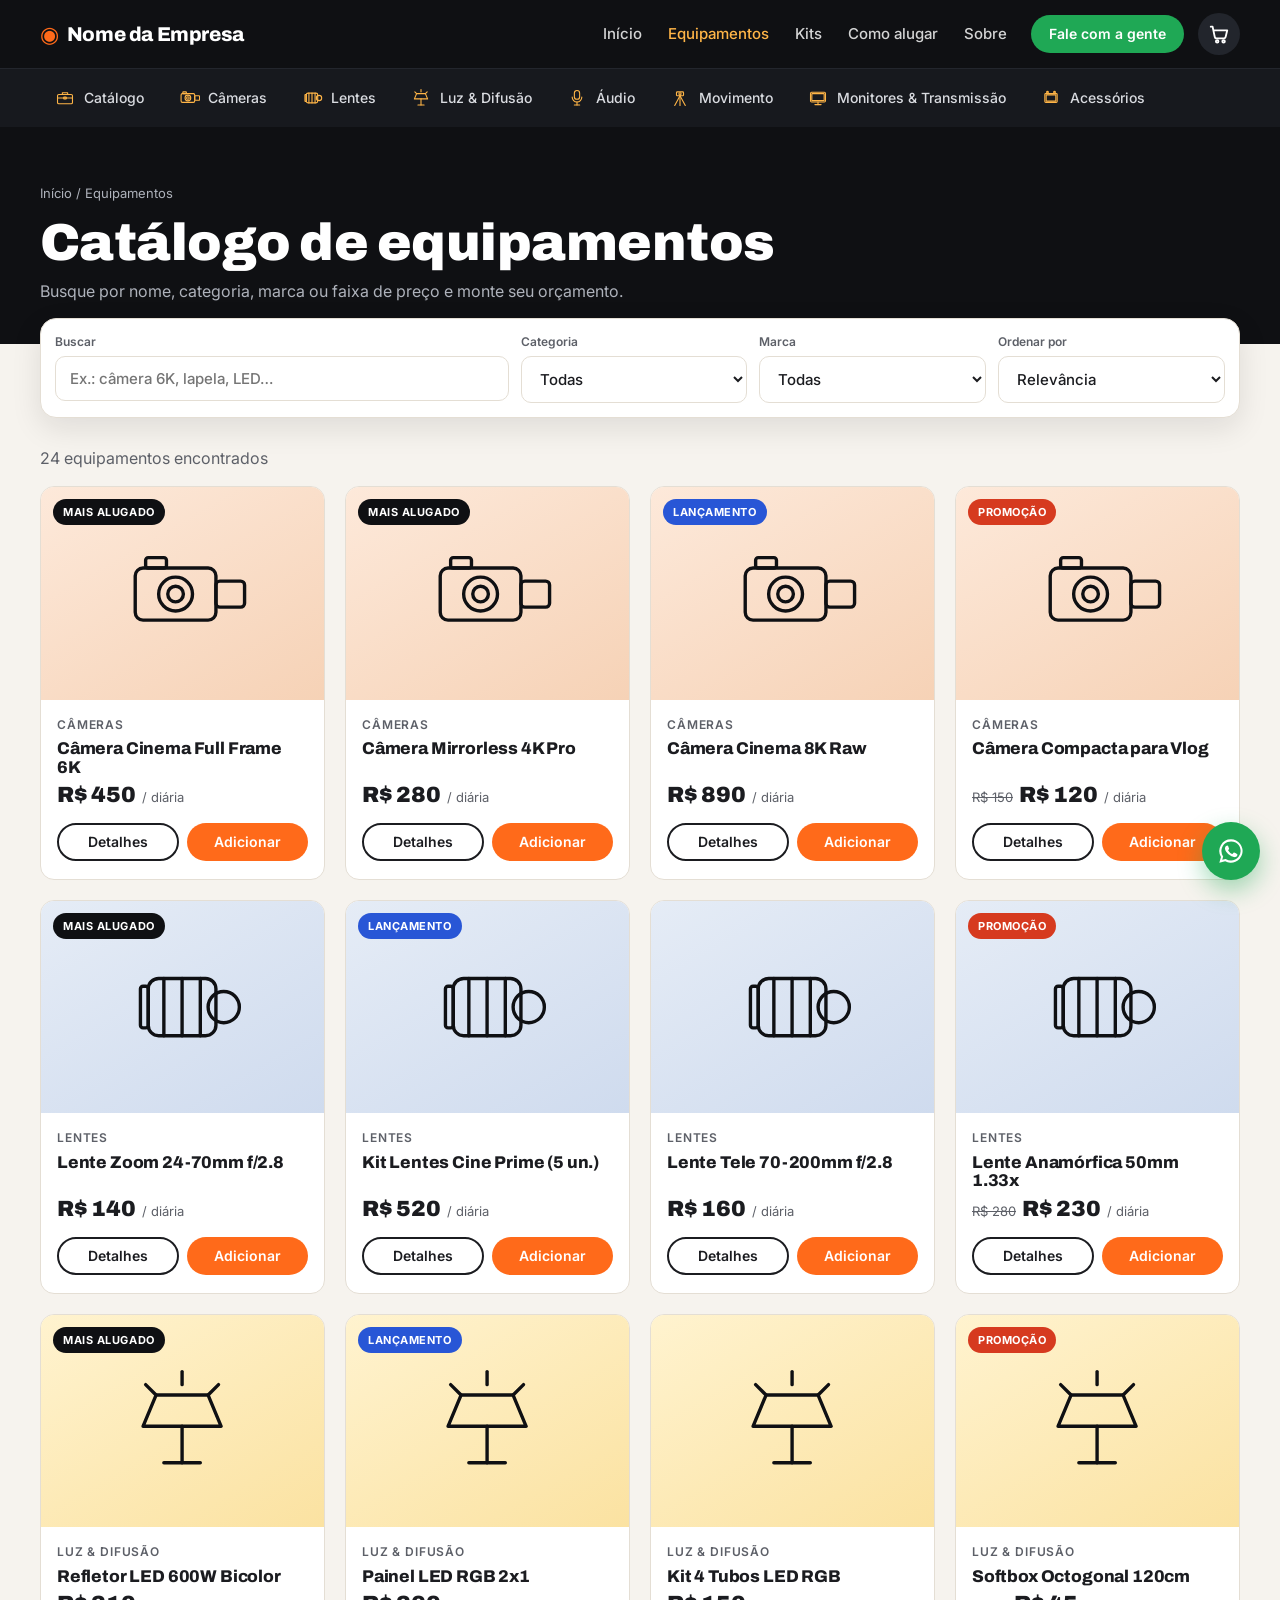
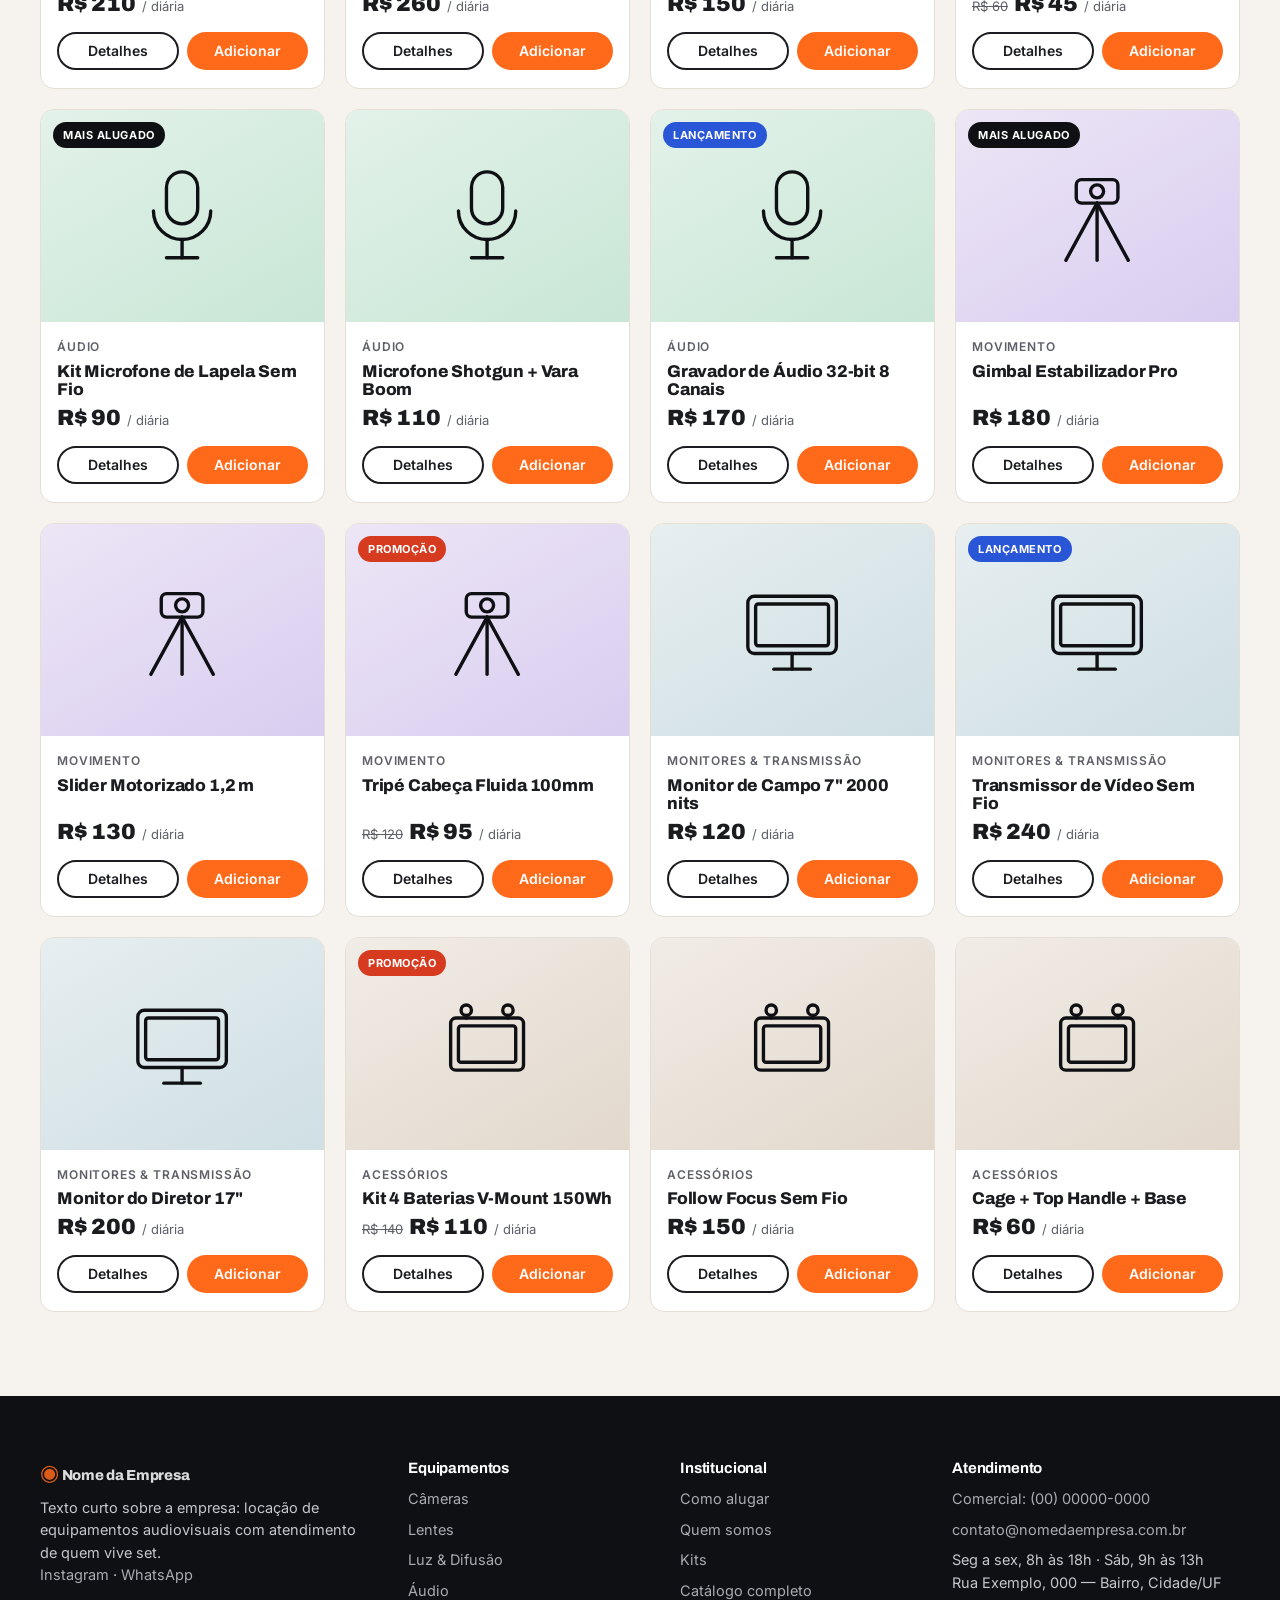
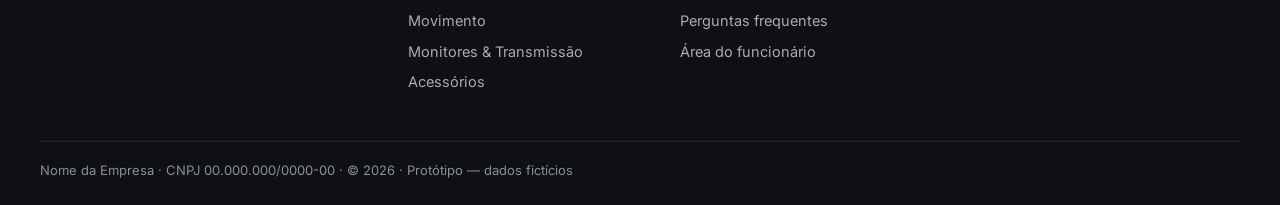
<file: catalogo.html>
<!doctype html>
<html lang="pt-BR">
<head>
<meta charset="utf-8">
<meta name="viewport" content="width=device-width,initial-scale=1">
<title>Equipamentos — Nome da Empresa</title>
<link rel="preconnect" href="https://fonts.googleapis.com"><link rel="preconnect" href="https://fonts.gstatic.com" crossorigin>
<link href="https://fonts.googleapis.com/css2?family=Archivo:wght@700;800;900&family=Inter:wght@400;500;600;700&display=swap" rel="stylesheet">
<link rel="stylesheet" href="assets/css/style.css">
</head>
<body>
<main id="conteudo">
  <div class="pagina-topo"><div class="wrap">
    <p class="migalha"><a href="index.html">Início</a> / <span id="migalha-cat">Equipamentos</span></p>
    <h1 id="titulo">Catálogo de equipamentos</h1>
    <p>Busque por nome, categoria, marca ou faixa de preço e monte seu orçamento.</p>
  </div></div>
  <div class="wrap">
    <form class="filtros" id="filtros" onsubmit="return false">
      <div class="busca"><label for="f-busca">Buscar</label><input id="f-busca" type="search" placeholder="Ex.: câmera 6K, lapela, LED…"></div>
      <div><label for="f-cat">Categoria</label><select id="f-cat"><option value="">Todas</option></select></div>
      <div><label for="f-marca">Marca</label><select id="f-marca"><option value="">Todas</option></select></div>
      <div><label for="f-ordem">Ordenar por</label><select id="f-ordem">
        <option value="rel">Relevância</option><option value="menor">Menor preço</option><option value="maior">Maior preço</option><option value="nome">Nome A–Z</option></select></div>
    </form>
    <p class="resultado" id="resultado" aria-live="polite"></p>
    <div class="grade" id="grade"></div>
  </div>
</main>
<script src="assets/js/data.js"></script>
<script src="assets/js/app.js"></script>
<script>
  montarLayout("Equipamentos");
  const qs = new URLSearchParams(location.search);
  $("#f-cat").insertAdjacentHTML("beforeend", CATEGORIAS.map(c => `<option value="${c.id}">${c.nome}</option>`).join(""));
  $("#f-marca").insertAdjacentHTML("beforeend", [...new Set(PRODUTOS.map(p => p.marca))].sort().map(m => `<option>${m}</option>`).join(""));
  if (qs.get("cat")) $("#f-cat").value = qs.get("cat");
  if (qs.get("q")) $("#f-busca").value = qs.get("q");
  const norm = s => s.normalize("NFD").replace(/[̀-ͯ]/g, "").toLowerCase();
  function filtrar() {
    const q = norm($("#f-busca").value.trim()), cat = $("#f-cat").value, marca = $("#f-marca").value, ordem = $("#f-ordem").value;
    let lista = PRODUTOS.filter(p => (!cat || p.cat === cat) && (!marca || p.marca === marca) &&
      (!q || norm(`${p.nome} ${p.marca} ${catNome(p.cat)} ${Object.values(p.specs).join(" ")}`).includes(q)));
    if (ordem === "menor") lista.sort((a, b) => a.preco - b.preco);
    if (ordem === "maior") lista.sort((a, b) => b.preco - a.preco);
    if (ordem === "nome") lista.sort((a, b) => a.nome.localeCompare(b.nome, "pt-BR"));
    $("#titulo").textContent = cat ? catNome(cat) : "Catálogo de equipamentos";
    $("#migalha-cat").textContent = cat ? catNome(cat) : "Equipamentos";
    document.title = `${cat ? catNome(cat) : "Equipamentos"} — ${EMPRESA.nome}`;
    $("#resultado").textContent = `${lista.length} equipamento${lista.length === 1 ? "" : "s"} encontrado${lista.length === 1 ? "" : "s"}`;
    $("#grade").innerHTML = lista.length ? lista.map(card).join("") : `<p class="vazio" style="grid-column:1/-1">Nada encontrado. Tente outro termo ou fale com a gente no WhatsApp.</p>`;
    ligarBotoes($("#grade"));
  }
  ["#f-busca", "#f-cat", "#f-marca", "#f-ordem"].forEach(s => $(s).addEventListener("input", filtrar));
  filtrar();
</script>
</body>
</html>
</file>
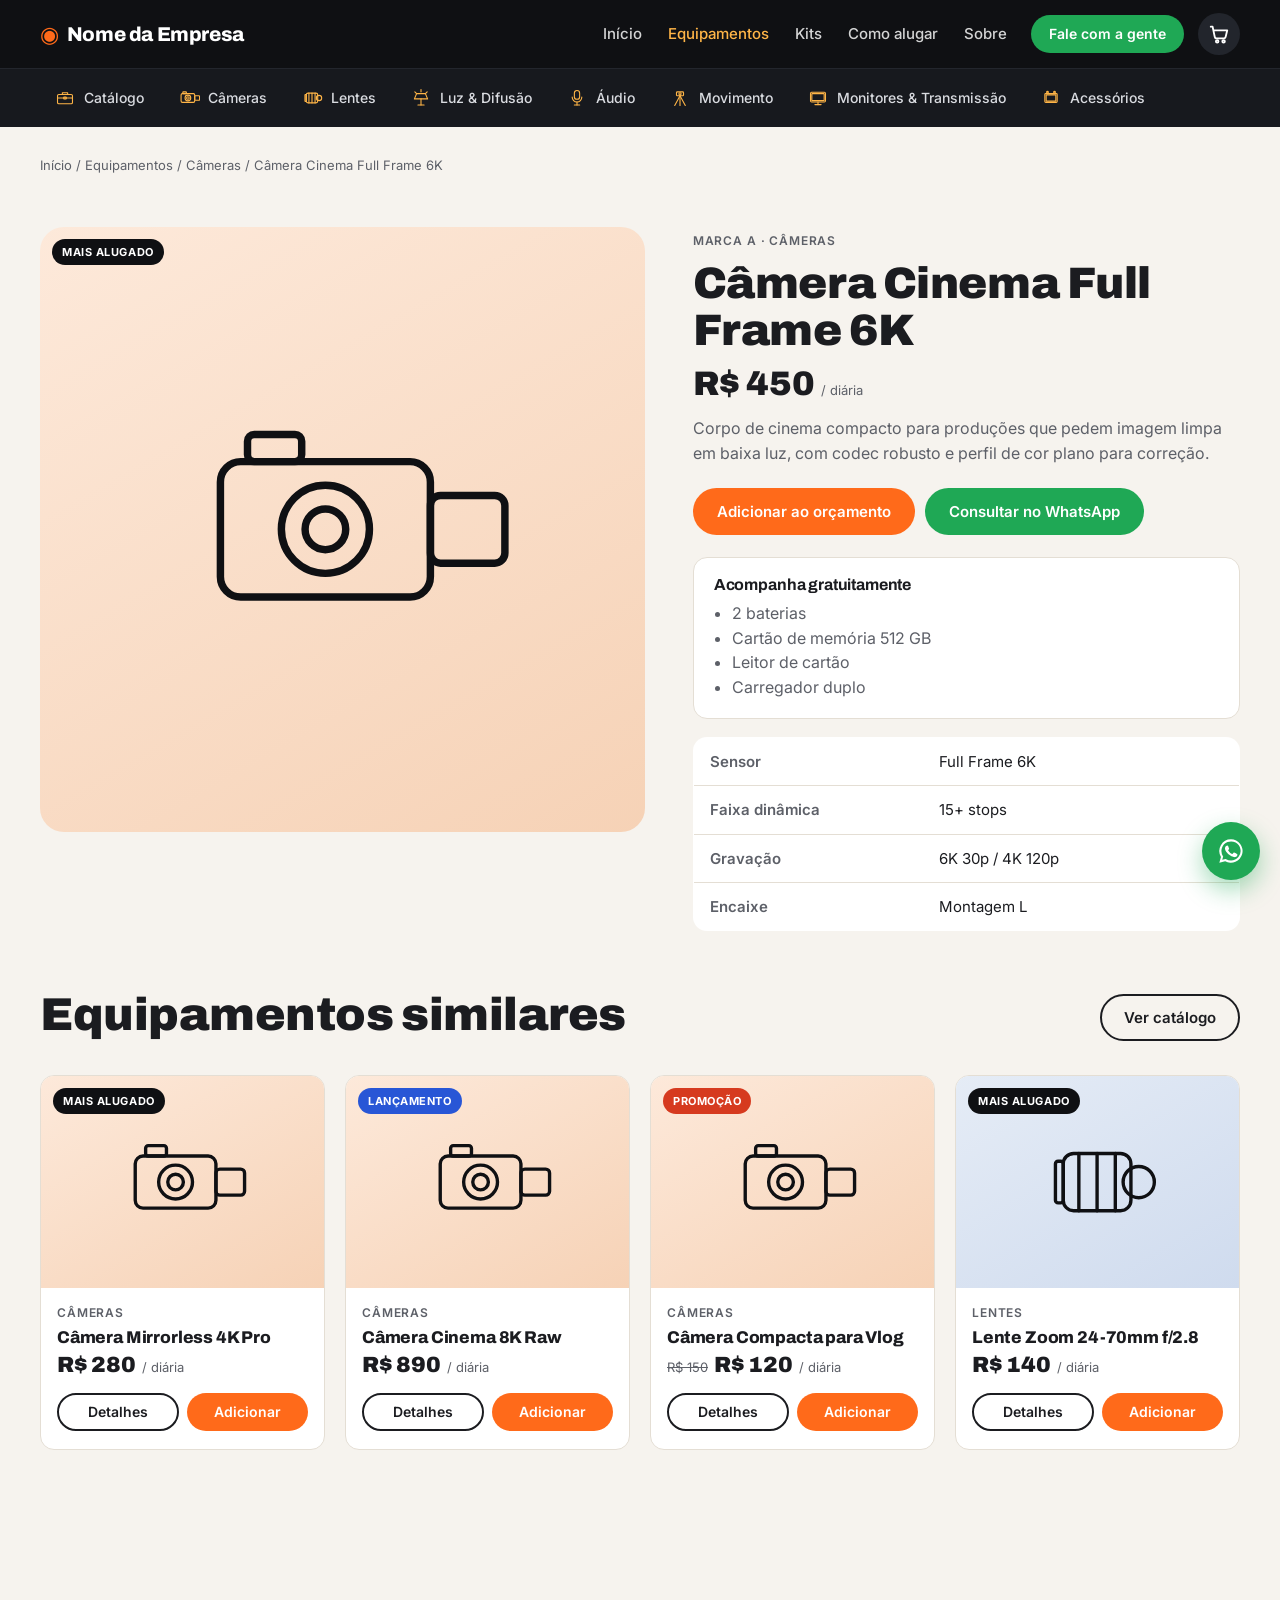
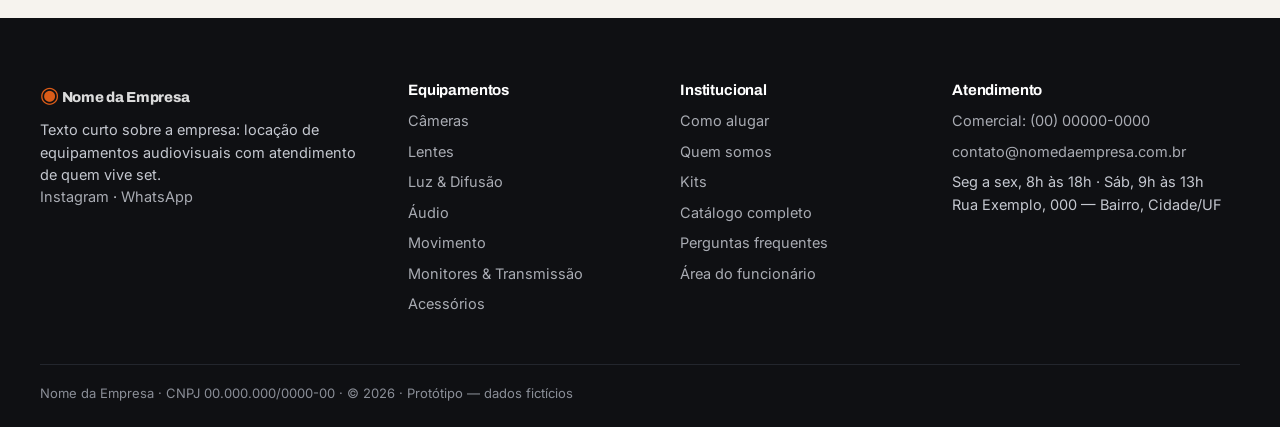
<file: produto.html>
<!doctype html>
<html lang="pt-BR">
<head>
<meta charset="utf-8">
<meta name="viewport" content="width=device-width,initial-scale=1">
<title>Equipamento — Nome da Empresa</title>
<link rel="preconnect" href="https://fonts.googleapis.com"><link rel="preconnect" href="https://fonts.gstatic.com" crossorigin>
<link href="https://fonts.googleapis.com/css2?family=Archivo:wght@700;800;900&family=Inter:wght@400;500;600;700&display=swap" rel="stylesheet">
<link rel="stylesheet" href="assets/css/style.css">
</head>
<body>
<main id="conteudo">
  <div class="wrap" id="produto"></div>
  <section style="padding-top:20px"><div class="wrap">
    <div class="titulo-sec"><div><h2>Equipamentos similares</h2></div><a class="btn btn-linha" href="catalogo.html">Ver catálogo</a></div>
    <div class="grade" id="similares"></div>
  </div></section>
</main>
<script src="assets/js/data.js"></script>
<script src="assets/js/app.js"></script>
<script>
  montarLayout("Equipamentos");
  const id = new URLSearchParams(location.search).get("id");
  const p = PRODUTOS.find(x => x.id === id) || PRODUTOS[0];
  document.title = `${p.nome} — ${EMPRESA.nome}`;
  $("#produto").innerHTML = `
    <p class="migalha" style="margin-top:28px;color:var(--texto-suave)"><a href="index.html">Início</a> / <a href="catalogo.html">Equipamentos</a> / <a href="catalogo.html?cat=${p.cat}">${catNome(p.cat)}</a> / ${p.nome}</p>
    <div class="prod-grid">
      <div class="prod-arte cat-${p.cat}">${p.selo ? `<span class="selo ${p.selo === "Promoção" ? "selo-promo" : p.selo === "Lançamento" ? "selo-lanc" : ""}">${p.selo}</span>` : ""}${ilustracao(iconeProduto(p))}</div>
      <div class="prod-info">
        <span class="card-cat">${p.marca} · ${catNome(p.cat)}</span>
        <h1>${p.nome}</h1>
        <p class="preco">${p.precoDe ? `<s>${brl(p.precoDe)}</s>` : ""}<strong>${brl(p.preco)}</strong><span>/ diária</span></p>
        <p style="color:var(--texto-suave);margin-top:14px">${p.desc}</p>
        <div class="acoes">
          <button class="btn btn-primario" data-add="${p.id}">Adicionar ao orçamento</button>
          <a class="btn btn-wa" target="_blank" rel="noopener" href="${waLink(`Olá! Quero consultar a disponibilidade de: ${p.nome}.`)}">Consultar no WhatsApp</a>
        </div>
        <div class="inclusos"><h3>Acompanha gratuitamente</h3><ul>${p.inclusos.map(i => `<li>${i}</li>`).join("")}</ul></div>
        <table class="tabela-specs"><caption class="pular">Características</caption>
          ${Object.entries(p.specs).map(([k, v]) => `<tr><th scope="row">${k}</th><td>${v}</td></tr>`).join("")}</table>
      </div>
    </div>`;
  const sim = PRODUTOS.filter(x => x.cat === p.cat && x.id !== p.id);
  const extra = PRODUTOS.filter(x => x.cat !== p.cat && x.id !== p.id);
  $("#similares").innerHTML = [...sim, ...extra].slice(0, 4).map(card).join("");
  ligarBotoes();
</script>
</body>
</html>
</file>
<file: assets/css/style.css>
:root{
  --escuro:#0f1013; --escuro-2:#17191e; --escuro-3:#22252c;
  --claro:#f6f3ee; --branco:#ffffff; --texto:#1b1c20; --texto-suave:#5d6068; --linha:#e4ded4;
  --acento:#ff6a1a; --acento-2:#ffb547; --acento-escuro:#d9520a; --wa:#1fa855;
  --raio:14px; --sombra:0 10px 30px rgba(15,16,19,.10);
  --f-titulo:"Archivo",system-ui,sans-serif; --f-texto:"Inter",system-ui,sans-serif;
}
*{box-sizing:border-box;margin:0}
html{scroll-behavior:smooth}
body{font-family:var(--f-texto);color:var(--texto);background:var(--claro);line-height:1.55;-webkit-font-smoothing:antialiased;overflow-x:hidden}
.hero-grid>*,.destaque-grid>*,.sobre-grid>*,.prod-grid>*,.carr-grid>*,.grade>*{min-width:0}
h1,h2,h3{overflow-wrap:break-word}
img,svg{max-width:100%;display:block}
a{color:inherit}
h1,h2,h3,h4{font-family:var(--f-titulo);line-height:1.08;letter-spacing:-.01em}
.wrap{width:min(1200px,100% - 32px);margin-inline:auto}
.pular{position:absolute;left:-999px;top:8px;background:var(--acento);color:#fff;padding:8px 14px;border-radius:8px;z-index:99}
.pular:focus{left:16px}
:focus-visible{outline:3px solid var(--acento-2);outline-offset:2px}

/* ---------- botões ---------- */
.btn{display:inline-flex;align-items:center;justify-content:center;gap:8px;font:600 15px/1 var(--f-texto);padding:14px 22px;border-radius:999px;border:2px solid transparent;cursor:pointer;text-decoration:none;transition:.18s transform,.18s background,.18s color,.18s border-color;white-space:nowrap}
.btn:hover{transform:translateY(-1px)}
.btn-p{padding:10px 16px;font-size:14px}
.btn-primario{background:var(--acento);color:#fff}
.btn-primario:hover{background:var(--acento-escuro)}
.btn-linha{border-color:currentColor;background:transparent}
.btn-claro{background:#fff;color:var(--escuro)}
.btn-wa{background:var(--wa);color:#fff}
.btn-wa:hover{background:#178a45}

/* ---------- topo ---------- */
.topo{background:var(--escuro);color:#fff;position:sticky;top:0;z-index:50}
.topo-linha{display:flex;align-items:center;gap:24px;height:68px}
.marca{font:800 20px var(--f-titulo);text-decoration:none;display:flex;align-items:center;gap:8px;letter-spacing:-.02em}
.marca-sel{color:var(--acento);font-size:22px}
.menu{display:flex;gap:26px;margin-left:auto}
.menu a{text-decoration:none;font-weight:500;font-size:15px;opacity:.82}
.menu a:hover,.menu a[aria-current]{opacity:1;color:var(--acento-2)}
.topo-acoes{display:flex;align-items:center;gap:14px}
.carrinho-ico{position:relative;display:grid;place-items:center;width:42px;height:42px;border-radius:50%;background:var(--escuro-3)}
.contador{position:absolute;top:-4px;right:-4px;background:var(--acento);color:#fff;font:700 11px/18px var(--f-texto);min-width:18px;height:18px;border-radius:9px;text-align:center;padding:0 4px}
.hamburguer{display:none;background:none;border:0;width:42px;height:42px;cursor:pointer;flex-direction:column;justify-content:center;gap:5px;padding:9px}
.hamburguer span{display:block;height:2px;background:#fff;border-radius:2px}
.cats{background:var(--escuro-2);border-top:1px solid #23262d}
.cats-linha{display:flex;gap:6px;overflow-x:auto;padding:10px 0;scrollbar-width:none}
.cats-linha::-webkit-scrollbar{display:none}
.cat-chip{display:flex;align-items:center;gap:8px;white-space:nowrap;text-decoration:none;font-size:14px;font-weight:500;padding:8px 14px;border-radius:999px;color:#d9dbe0;background:transparent;transition:.15s}
.cat-chip:hover{background:var(--escuro-3);color:#fff}
.cat-chip .ilus{width:22px;height:22px;color:var(--acento-2);stroke-width:5}

/* ---------- hero ---------- */
.hero{background:radial-gradient(1200px 600px at 85% 20%,#3a1d0d 0%,transparent 60%),linear-gradient(180deg,var(--escuro) 0%,#15161a 100%);color:#fff;overflow:hidden}
.hero-grid{display:grid;grid-template-columns:1.05fr .95fr;gap:40px;align-items:center;padding:72px 0 84px}
.olho{display:inline-flex;align-items:center;gap:8px;font-size:13px;font-weight:600;letter-spacing:.08em;text-transform:uppercase;color:var(--acento-2)}
.olho::before{content:"";width:22px;height:2px;background:currentColor}
.hero h1{font-size:clamp(40px,6vw,74px);font-weight:900;margin:18px 0}
.hero h1 em{font-style:normal;color:var(--acento)}
.hero p.lead{font-size:18px;color:#c9ccd3;max-width:520px}
.hero-ctas{display:flex;flex-wrap:wrap;gap:12px;margin-top:30px}
.hero-arte{position:relative;aspect-ratio:1;max-width:520px;justify-self:end;width:100%}
.hero-arte .disco{position:absolute;inset:6%;border-radius:50%;background:conic-gradient(from 200deg,var(--acento),var(--acento-2),#ff3d00,var(--acento));filter:blur(2px);opacity:.92}
.hero-arte .disco::after{content:"";position:absolute;inset:16%;border-radius:50%;background:var(--escuro)}
.hero-arte .ilus{position:absolute;inset:20%;color:#fff;stroke-width:2.2}
.hero-arte .ficha{position:absolute;background:rgba(23,25,30,.88);backdrop-filter:blur(6px);border:1px solid #2c2f37;border-radius:12px;padding:10px 14px;font-size:13px}
.hero-arte .ficha b{display:block;font:800 18px var(--f-titulo);color:var(--acento-2)}
.f1{top:10%;left:-2%}.f2{bottom:12%;right:-2%}

/* ---------- faixa cupom ---------- */
.cupom{background:var(--acento);color:#fff}
.cupom .wrap{display:flex;flex-wrap:wrap;align-items:center;justify-content:space-between;gap:16px;padding:22px 0}
.cupom strong{font:900 clamp(22px,3vw,30px) var(--f-titulo)}
.cupom .codigo{font:700 16px ui-monospace,monospace;background:#fff;color:var(--acento-escuro);padding:10px 16px;border-radius:10px;border:2px dashed var(--acento-escuro);letter-spacing:.12em}
.cupom small{opacity:.85}

/* ---------- seções ---------- */
section{padding:84px 0}
.titulo-sec{display:flex;flex-wrap:wrap;align-items:end;justify-content:space-between;gap:16px;margin-bottom:34px}
.titulo-sec h2{font-size:clamp(30px,4vw,46px);font-weight:900}
.titulo-sec p{color:var(--texto-suave);max-width:520px;margin-top:8px}
.escuro{background:var(--escuro);color:#fff}
.escuro .titulo-sec p{color:#aeb2bb}

/* destaque */
.destaque-grid{display:grid;grid-template-columns:1fr 1fr;gap:48px;align-items:center}
.destaque-arte{background:linear-gradient(145deg,#1d1f25,#2b1a10);border-radius:24px;aspect-ratio:4/3;display:grid;place-items:center;color:var(--acento-2);position:relative}
.destaque-arte .ilus{width:58%;stroke-width:2}
.specs{display:grid;grid-template-columns:repeat(2,1fr);gap:12px;margin:26px 0}
.spec{background:var(--escuro-2);border:1px solid #262930;border-radius:12px;padding:14px}
.spec small{color:#9da1aa;font-size:12px;text-transform:uppercase;letter-spacing:.06em}
.spec b{display:block;font:800 18px var(--f-titulo);margin-top:4px}

/* letreiro */
.letreiro{background:var(--acento-2);color:var(--escuro);overflow:hidden;padding:14px 0;white-space:nowrap}
.letreiro div{display:inline-block;animation:rolar 28s linear infinite;font:900 22px var(--f-titulo);text-transform:uppercase}
.letreiro span{margin:0 28px}
@keyframes rolar{to{transform:translateX(-50%)}}
@media (prefers-reduced-motion:reduce){.letreiro div{animation:none}}

/* diferenciais */
.difs{display:grid;grid-template-columns:repeat(4,1fr);gap:18px}
.dif{background:#fff;border:1px solid var(--linha);border-radius:var(--raio);padding:22px}
.dif .num{font:900 34px var(--f-titulo);color:var(--acento)}
.dif h3{font-size:18px;margin:6px 0}
.dif p{color:var(--texto-suave);font-size:14.5px}

/* cards */
.abas{display:flex;gap:8px;flex-wrap:wrap}
.aba{border:2px solid var(--linha);background:#fff;border-radius:999px;padding:9px 16px;font:600 14px var(--f-texto);cursor:pointer;color:var(--texto)}
.aba[aria-selected="true"]{background:var(--escuro);border-color:var(--escuro);color:#fff}
.grade{display:grid;grid-template-columns:repeat(4,1fr);gap:20px}
.card{background:#fff;border:1px solid var(--linha);border-radius:var(--raio);overflow:hidden;display:flex;flex-direction:column;transition:.2s box-shadow,.2s transform}
.card:hover{box-shadow:var(--sombra);transform:translateY(-3px)}
.card-img{position:relative;aspect-ratio:4/3;display:grid;place-items:center;color:var(--escuro);background:linear-gradient(150deg,#f3eee6,#e9e1d4)}
.card-img .ilus{width:46%;stroke-width:2.6}
.cat-cameras{background:linear-gradient(150deg,#fde9da,#f6d2b6)}
.cat-lentes{background:linear-gradient(150deg,#e5ecf6,#cfdbee)}
.cat-luz{background:linear-gradient(150deg,#fff3cf,#fbe2a1)}
.cat-audio{background:linear-gradient(150deg,#e3f2ea,#c8e6d5)}
.cat-movimento{background:linear-gradient(150deg,#ece6f6,#d9cdf0)}
.cat-monitores{background:linear-gradient(150deg,#e6eef0,#cfdfe3)}
.cat-acessorios{background:linear-gradient(150deg,#f1ece6,#e2d8cc)}
.selo{position:absolute;top:12px;left:12px;font:700 11px var(--f-texto);text-transform:uppercase;letter-spacing:.05em;padding:6px 10px;border-radius:999px;color:#fff;background:var(--escuro)}
.selo-promo{background:#d63a1f}.selo-lanc{background:#2856d6}
.card-corpo{padding:16px 16px 18px;display:flex;flex-direction:column;gap:6px;flex:1}
.card-cat{font-size:12px;text-transform:uppercase;letter-spacing:.07em;color:var(--texto-suave);font-weight:600}
.card h3{font-size:17px;font-weight:800}
.card h3 a{text-decoration:none}
.preco{display:flex;align-items:baseline;gap:6px;flex-wrap:wrap;margin-top:auto}
.preco strong{font:900 22px var(--f-titulo)}
.preco span{color:var(--texto-suave);font-size:13px}
.preco s{color:var(--texto-suave);font-size:13px}
.card-acoes{display:flex;gap:8px;margin-top:10px}
.card-acoes .btn{flex:1}
.ver-tudo{text-align:center;margin-top:36px}

/* kits */
.kits{display:grid;grid-template-columns:repeat(3,1fr);gap:20px}
.kit{background:var(--escuro-2);border:1px solid #262930;border-radius:20px;padding:26px;display:flex;flex-direction:column;gap:14px}
.kit .ilus{width:54px;color:var(--acento-2)}
.kit h3{font-size:22px}
.kit ul{padding-left:18px;color:#c4c7cf;display:grid;gap:4px;font-size:14.5px}
.kit .preco strong{color:#fff}.kit .preco span{color:#9da1aa}

/* passos */
.passos{display:grid;grid-template-columns:repeat(4,1fr);gap:18px;counter-reset:p}
.passo{position:relative;padding:26px 22px;border-radius:var(--raio);background:#fff;border:1px solid var(--linha)}
.passo::before{counter-increment:p;content:"0" counter(p);font:900 46px var(--f-titulo);color:var(--acento);display:block;margin-bottom:8px}
.passo h3{font-size:18px;margin-bottom:6px}
.passo p{color:var(--texto-suave);font-size:14.5px}

/* sobre */
.sobre-grid{display:grid;grid-template-columns:1fr 1fr;gap:48px;align-items:center}
.sobre-grid p{color:var(--texto-suave);margin:14px 0}
.tiles{display:grid;grid-template-columns:repeat(2,1fr);gap:14px}
.tile{background:#fff;border:1px solid var(--linha);border-radius:var(--raio);padding:20px}
.tile b{display:block;font:900 30px var(--f-titulo);color:var(--acento)}

/* depoimentos */
.depos{display:grid;grid-template-columns:repeat(3,1fr);gap:20px}
.depo{background:var(--escuro-2);border:1px solid #262930;border-radius:20px;padding:26px}
.depo .estrelas{color:var(--acento-2);letter-spacing:3px}
.depo blockquote{margin:14px 0 18px;color:#d9dbe0}
.depo cite{font-style:normal;font-weight:700}
.depo small{display:block;color:#9da1aa}

/* faq */
.faq details{background:#fff;border:1px solid var(--linha);border-radius:12px;padding:18px 20px;margin-bottom:10px}
.faq summary{font-weight:700;cursor:pointer}
.faq p{color:var(--texto-suave);margin-top:10px}

/* cta final */
.cta-final{background:linear-gradient(120deg,var(--acento),#ff3d00);color:#fff;text-align:center;border-radius:28px;padding:64px 24px}
.cta-final h2{font-size:clamp(32px,5vw,56px);font-weight:900}
.cta-final p{opacity:.92;margin:12px auto 26px;max-width:520px}

/* rodapé */
.rodape{background:var(--escuro);color:#c4c7cf;padding:64px 0 24px;margin-top:84px}
.rodape-grid{display:grid;grid-template-columns:1.4fr 1fr 1fr 1.2fr;gap:32px}
.rodape .marca{color:#fff;margin-bottom:12px}
.rodape h4{color:#fff;font-size:15px;margin-bottom:12px}
.rodape a{display:block;text-decoration:none;font-size:14.5px;margin-bottom:8px;opacity:.85}
.rodape a:hover{opacity:1;color:var(--acento-2)}
.rodape p{font-size:14.5px}
.sociais a{display:inline}
.legal{border-top:1px solid #23262d;margin-top:40px;padding-top:18px;font-size:13px;color:#8a8e97}
.wa-flutuante{position:fixed;right:20px;bottom:20px;width:58px;height:58px;border-radius:50%;background:var(--wa);color:#fff;display:grid;place-items:center;box-shadow:0 10px 24px rgba(31,168,85,.4);z-index:60}

/* toast */
#toast{position:fixed;left:50%;bottom:28px;transform:translate(-50%,120px);background:var(--escuro);color:#fff;padding:12px 20px;border-radius:999px;font-weight:600;transition:.25s;z-index:70}
#toast.on{transform:translate(-50%,0)}

/* catálogo */
.pagina-topo{background:var(--escuro);color:#fff;padding:48px 0 40px}
.pagina-topo h1{font-size:clamp(32px,5vw,52px);font-weight:900}
.pagina-topo p{color:#aeb2bb;margin-top:8px}
.migalha{font-size:13px;color:#9da1aa;margin-bottom:12px}
.migalha a{text-decoration:none}
.filtros{display:grid;grid-template-columns:2fr repeat(3,1fr);gap:12px;margin:-26px 0 28px;background:#fff;border:1px solid var(--linha);border-radius:16px;padding:14px;box-shadow:var(--sombra);position:relative}
.filtros input,.filtros select{width:100%;font:500 15px var(--f-texto);padding:12px 14px;border:1.5px solid var(--linha);border-radius:10px;background:#fff;color:var(--texto)}
.filtros label{display:block;font-size:12px;font-weight:600;color:var(--texto-suave);margin-bottom:4px}
.resultado{color:var(--texto-suave);margin-bottom:16px}
.vazio{text-align:center;padding:48px;color:var(--texto-suave)}

/* produto */
.prod-grid{display:grid;grid-template-columns:1.05fr .95fr;gap:48px;padding:40px 0}
.prod-arte{border-radius:24px;aspect-ratio:1;display:grid;place-items:center;color:var(--escuro);position:relative}
.prod-arte .ilus{width:56%;stroke-width:2.2}
.prod-info h1{font-size:clamp(30px,4vw,44px);font-weight:900;margin:8px 0 10px}
.prod-info .preco strong{font-size:34px}
.prod-info .acoes{display:flex;flex-wrap:wrap;gap:10px;margin:22px 0}
.inclusos{background:#fff;border:1px solid var(--linha);border-radius:var(--raio);padding:18px 20px}
.inclusos h3{font-size:16px;margin-bottom:8px}
.inclusos ul{padding-left:18px;color:var(--texto-suave)}
.tabela-specs{width:100%;border-collapse:collapse;margin-top:18px;background:#fff;border-radius:var(--raio);overflow:hidden;border:1px solid var(--linha)}
.tabela-specs th,.tabela-specs td{padding:12px 16px;text-align:left;border-bottom:1px solid var(--linha);font-size:15px}
.tabela-specs th{width:42%;color:var(--texto-suave);font-weight:600}

/* carrinho */
.carr-grid{display:grid;grid-template-columns:1.5fr 1fr;gap:28px;padding:40px 0;align-items:start}
.item{display:grid;grid-template-columns:84px 1fr auto;gap:16px;align-items:center;background:#fff;border:1px solid var(--linha);border-radius:var(--raio);padding:14px;margin-bottom:12px}
.item-img{width:84px;height:84px;border-radius:12px;display:grid;place-items:center}
.item-img .ilus{width:60%}
.item h3{font-size:16px}
.item small{color:var(--texto-suave)}
.qtd{display:flex;align-items:center;gap:6px}
.qtd button{width:32px;height:32px;border-radius:8px;border:1.5px solid var(--linha);background:#fff;font-size:18px;cursor:pointer}
.qtd span{min-width:22px;text-align:center;font-weight:700}
.remover{background:none;border:0;color:#b03a22;font-size:13px;cursor:pointer;margin-top:6px}
.resumo{background:#fff;border:1px solid var(--linha);border-radius:20px;padding:24px;position:sticky;top:140px}
.resumo h2{font-size:24px;margin-bottom:16px}
.resumo label{display:block;font-size:13px;font-weight:600;color:var(--texto-suave);margin:12px 0 4px}
.resumo input{width:100%;font:500 15px var(--f-texto);padding:11px 12px;border:1.5px solid var(--linha);border-radius:10px}
.datas{display:grid;grid-template-columns:1fr 1fr;gap:10px}
.linha-total{display:flex;justify-content:space-between;margin-top:10px;font-size:15px}
.linha-total.grande{font:900 24px var(--f-titulo);border-top:1px solid var(--linha);padding-top:14px;margin-top:16px}
.nota{font-size:13px;color:var(--texto-suave);margin-top:12px}
.resumo .btn{width:100%;margin-top:16px}

/* ---------- responsivo ---------- */
@media (max-width:1024px){
  .grade{grid-template-columns:repeat(3,1fr)}
  .difs,.passos{grid-template-columns:repeat(2,1fr)}
  .rodape-grid{grid-template-columns:1fr 1fr}
}
@media (max-width:820px){
  .menu{position:absolute;top:68px;left:0;right:0;background:var(--escuro);flex-direction:column;gap:0;padding:8px 16px 16px;display:none;border-top:1px solid #23262d}
  .menu.aberto{display:flex}
  .menu a{padding:12px 0;border-bottom:1px solid #23262d}
  .hamburguer{display:flex}
  .esconde-mob{display:none}
  .hero-grid,.destaque-grid,.sobre-grid,.prod-grid,.carr-grid{grid-template-columns:1fr}
  .hero-grid{padding:48px 0 56px}
  .hero-arte{max-width:360px;justify-self:center}
  .grade,.kits,.depos{grid-template-columns:repeat(2,1fr)}
  .filtros{grid-template-columns:1fr 1fr}
  .filtros .busca{grid-column:1/-1}
  section{padding:64px 0}
  .resumo{position:static}
}
@media (max-width:560px){
  .grade,.kits,.depos,.difs,.passos,.tiles{grid-template-columns:1fr}
  .specs{grid-template-columns:1fr 1fr}
  .rodape-grid{grid-template-columns:1fr}
  .card-acoes{flex-direction:column}
  .item{grid-template-columns:64px 1fr}
  .item-img{width:64px;height:64px}
  .item .qtd{grid-column:2}
  .filtros{grid-template-columns:1fr}
}

/* ===================== ÁREA DO FUNCIONÁRIO ===================== */
body.adm{background:#f1efea}
.adm-topo{background:var(--escuro);color:#fff;position:sticky;top:0;z-index:40}
.adm-topo-linha{display:flex;align-items:center;justify-content:space-between;gap:16px;min-height:64px;flex-wrap:wrap;padding:8px 0}
.adm-tag{font:600 12px var(--f-texto);background:var(--escuro-3);color:var(--acento-2);padding:4px 10px;border-radius:999px;margin-left:6px}
.adm-acoes{display:flex;gap:10px}
.adm-topo .btn-linha{color:#fff}
.adm-main{padding:24px 0 60px}
.adm-aviso{background:#fff7e6;border:1px solid #f5d08a;color:#6b4a0f;border-radius:12px;padding:12px 16px;font-size:14px;margin-bottom:20px}
.link-btn{background:none;border:0;color:var(--acento-escuro);font:600 14px var(--f-texto);text-decoration:underline;cursor:pointer;margin-left:6px}
.adm-kpis{display:grid;grid-template-columns:repeat(5,1fr);gap:14px;margin-bottom:22px}
.kpi{background:#fff;border:1px solid var(--linha);border-radius:14px;padding:16px 18px}
.kpi small{color:var(--texto-suave);font-size:13px}
.kpi b{display:block;font:900 30px var(--f-titulo);margin-top:4px}
.adm-abas{margin-bottom:16px}
.adm-painel{background:#fff;border:1px solid var(--linha);border-radius:18px;padding:18px}
.adm-filtros{display:grid;grid-template-columns:2fr 1fr 1fr 1fr auto;gap:12px;align-items:end;margin-bottom:14px}
.adm-filtros label,.adm-modal label{display:block;font-size:12px;font-weight:600;color:var(--texto-suave);margin:0 0 4px}
.adm-filtros input,.adm-filtros select,.adm-modal select,.adm-modal textarea{width:100%;font:500 14px var(--f-texto);padding:10px 12px;border:1.5px solid var(--linha);border-radius:10px;background:#fff;color:var(--texto)}
.tabela-wrap{overflow-x:auto}
.adm-tabela{width:100%;border-collapse:collapse;font-size:14px;min-width:820px}
.adm-tabela th{text-align:left;font-size:12px;text-transform:uppercase;letter-spacing:.05em;color:var(--texto-suave);padding:10px;border-bottom:2px solid var(--linha)}
.adm-tabela td{padding:12px 10px;border-bottom:1px solid var(--linha);vertical-align:middle}
.adm-tabela td small{display:block;color:var(--texto-suave);font-size:12.5px}
.adm-tabela tr.hoje td{background:#fff8f1}
.adm-tabela tr.conflito td{background:#fdecea}
.itens-cel{max-width:280px;color:var(--texto-suave)}
.tag-hoje{font-style:normal;font-size:11px;font-weight:700;background:var(--acento);color:#fff;padding:2px 7px;border-radius:999px}
.st{display:inline-block;font-size:12px;font-weight:700;padding:4px 10px;border-radius:999px;color:var(--c);background:color-mix(in srgb,var(--c) 14%,#fff);white-space:nowrap}
.cal-nav{display:flex;align-items:center;gap:12px;margin-bottom:14px;flex-wrap:wrap}
.cal-nav h2{font-size:24px;min-width:220px;text-align:center}
.cal-leg{margin-left:auto;font-size:13px;color:var(--texto-suave);display:flex;align-items:center;gap:6px}
.dot{display:inline-block;width:10px;height:10px;border-radius:50%;margin-left:8px}
.dot.ret,.chip.ret{background:#ffe3d1;color:#a8420a}.dot.ret{background:#ff8a3d}
.dot.dev,.chip.dev{background:#d8f2e1;color:#146c38}.dot.dev{background:#22a35a}
.dot.uso,.chip.uso{background:#e7ebf5;color:#334}.dot.uso{background:#8a94ad}
.cal-grade{display:grid;grid-template-columns:repeat(7,1fr);gap:6px}
.cal-cab{font-size:12px;font-weight:700;color:var(--texto-suave);text-align:center;padding:4px 0}
.cal-dia{min-height:108px;border:1px solid var(--linha);border-radius:10px;padding:6px;display:flex;flex-direction:column;gap:3px;background:#fff}
.cal-dia.vazio-dia{background:transparent;border-style:dashed}
.cal-dia.hoje{border:2px solid var(--acento)}
.cal-num{align-self:flex-start;background:none;border:0;font:700 13px var(--f-texto);cursor:pointer;padding:2px 6px;border-radius:6px;color:var(--texto)}
.cal-num:hover{background:var(--claro)}
.chip{border:0;text-align:left;font:600 11.5px var(--f-texto);padding:3px 6px;border-radius:6px;cursor:pointer;white-space:nowrap;overflow:hidden;text-overflow:ellipsis;max-width:100%}
.mais{font-size:11px;color:var(--texto-suave)}
.adm-modal{border:0;border-radius:20px;padding:28px;width:min(560px,100% - 32px);box-shadow:0 30px 80px rgba(0,0,0,.35)}
.adm-modal::backdrop{background:rgba(10,11,14,.55)}
.adm-modal h2{font-size:28px;margin:6px 0 2px}
.adm-modal h3{font-size:16px;margin:18px 0 8px}
.modal-fechar{position:absolute;top:14px;right:14px}
.modal-fechar button{background:var(--claro);border:0;width:34px;height:34px;border-radius:50%;cursor:pointer;font-size:15px}
.det-sub{color:var(--texto-suave);font-size:14px}
.det-grid{display:grid;grid-template-columns:repeat(4,1fr);gap:10px;margin-top:16px}
.det-grid div{background:var(--claro);border-radius:10px;padding:10px}
.det-grid small{font-size:11.5px;color:var(--texto-suave)}
.det-grid b{display:block;font:800 16px var(--f-titulo)}
.det-itens{list-style:none;padding:0;border:1px solid var(--linha);border-radius:12px;overflow:hidden}
.det-itens li{display:flex;justify-content:space-between;gap:10px;padding:10px 12px;border-bottom:1px solid var(--linha);font-size:14px}
.det-itens li:last-child{border-bottom:0}
.det-itens li span:last-child{color:var(--texto-suave);white-space:nowrap}
.det-obs{background:#fff7e6;border-radius:10px;padding:10px 12px;font-size:14px;margin-top:10px}
.adm-modal select,.adm-modal textarea{margin-bottom:12px}
.adm-modal label{margin-top:14px}
.det-acoes{display:flex;flex-wrap:wrap;gap:10px;margin-top:8px}
@media (max-width:900px){
  .adm-kpis{grid-template-columns:repeat(2,1fr)}
  .adm-filtros{grid-template-columns:1fr 1fr}
  .adm-filtros>div:first-child{grid-column:1/-1}
  .cal-dia{min-height:80px}
  .chip{font-size:10px}
  .det-grid{grid-template-columns:repeat(2,1fr)}
}

.adm-kpis{padding:0}
</file>
